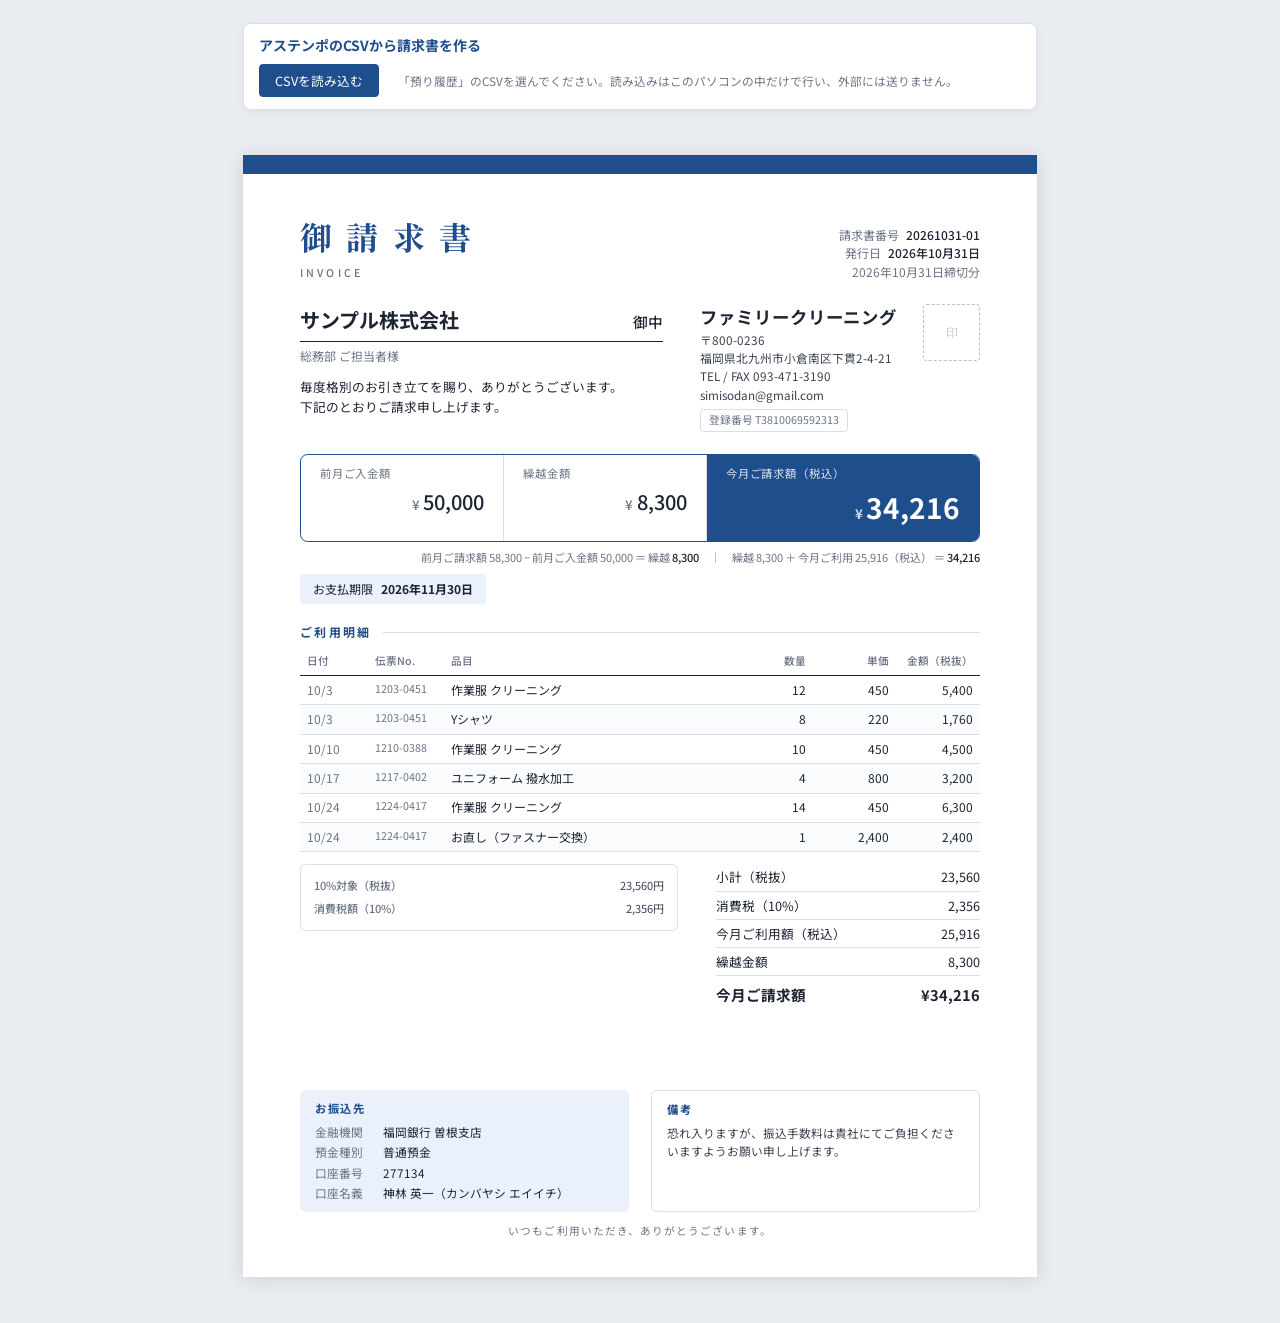
<file: invoice-template/index.html>
<!doctype html>
<html lang="ja">
<head>
<meta charset="utf-8">
<meta name="viewport" content="width=device-width, initial-scale=1">
<title>御請求書｜ファミリークリーニング</title>
<link rel="preconnect" href="https://fonts.googleapis.com">
<link rel="preconnect" href="https://fonts.gstatic.com" crossorigin>
<link href="https://fonts.googleapis.com/css2?family=Noto+Sans+JP:wght@400;500;700&family=Noto+Serif+JP:wght@500;700&display=swap" rel="stylesheet">
<style>
  /*
    会計アプリ「請求書発行」用の請求書デザイン（A4縦）
    - 中身は下の INVOICE（データ）を差し替えるだけで変わる
    - 上段に「前月ご入金額・繰越金額・今月ご請求額」を表示
  */
  :root {
    --brand: #1f4e8c;       /* 店のブルー */
    --brand-soft: #eaf1fa;
    --ink: #1d2433;
    --muted: #6b7486;
    --line: #d9dee7;
    --paper: #ffffff;
  }
  * { box-sizing: border-box; }
  html, body { margin: 0; background: #e9ecf1; color: var(--ink); }
  body {
    font-family: "Noto Sans JP", "Hiragino Sans", "Yu Gothic", "IPAGothic", sans-serif;
    font-size: 10pt; line-height: 1.55;
    -webkit-print-color-adjust: exact; print-color-adjust: exact;
  }
  .sheet {
    width: 210mm; min-height: 297mm; margin: 12mm auto; background: var(--paper);
    padding: 13mm 15mm 10mm; position: relative;
    box-shadow: 0 2px 18px rgba(20, 30, 50, .12);
    display: flex; flex-direction: column;
  }
  .sheet > * { flex-shrink: 0; }
  .sheet::before { /* 上端のブルーの帯 */
    content: ""; position: absolute; left: 0; right: 0; top: 0; height: 5mm; background: var(--brand);
  }
  .num { font-variant-numeric: tabular-nums; font-feature-settings: "tnum"; }

  /* ── 見出し ── */
  .head { display: flex; justify-content: space-between; align-items: flex-end; margin-top: 2mm; }
  .title {
    font-family: "Noto Serif JP", serif; font-weight: 700; font-size: 24pt;
    letter-spacing: .45em; margin: 0; color: var(--brand);
  }
  .title small { display: block; font-family: "Noto Sans JP", sans-serif; font-size: 8pt;
    letter-spacing: .3em; color: var(--muted); font-weight: 500; margin-top: 1mm; }
  .meta { text-align: right; font-size: 9pt; color: var(--muted); }
  .meta b { color: var(--ink); font-weight: 500; margin-left: 2mm; }

  /* ── 宛先と発行元 ── */
  .parties { display: grid; grid-template-columns: 1fr 74mm; gap: 10mm; margin-top: 6mm; }
  .to-name { font-size: 15pt; font-weight: 700; border-bottom: 1.5px solid var(--ink);
    padding-bottom: 1.5mm; display: flex; justify-content: space-between; align-items: baseline; }
  .to-name span { font-size: 11pt; font-weight: 500; }
  .to-sub { color: var(--muted); font-size: 9pt; margin-top: 1.5mm; }
  .greeting { margin: 3mm 0 0; font-size: 9.5pt; }
  .from { font-size: 8.8pt; color: #3a4252; position: relative; }
  .from .shop { font-size: 13pt; font-weight: 700; color: var(--ink); letter-spacing: .05em; }
  .from .reg { display: inline-block; margin-top: 1.5mm; padding: .5mm 2mm; border: 1px solid var(--line);
    border-radius: 1mm; font-size: 8pt; color: var(--muted); }
  .seal { position: absolute; right: 0; top: 0; width: 15mm; height: 15mm; border: 1px dashed #b9c0cc;
    color: #b9c0cc; border-radius: 1mm; display: grid; place-items: center; font-family: "Noto Serif JP", serif;
    font-size: 9pt; }

  /* ── 上段：前月ご入金額・繰越金額・今月ご請求額 ── */
  .summary { margin-top: 6mm; display: grid; grid-template-columns: 1fr 1fr 1.35fr; border: 1.5px solid var(--brand); border-radius: 2mm; overflow: hidden; }
  .summary > div { padding: 2.5mm 5mm 3mm; }
  .summary > div + div { border-left: 1px solid var(--line); }
  .summary .label { font-size: 8.5pt; color: var(--muted); letter-spacing: .08em; }
  .summary .value { font-size: 15pt; font-weight: 500; margin-top: 1mm; text-align: right; }
  .summary .value::before { content: "¥"; font-size: 10pt; margin-right: 1mm; color: var(--muted); }
  .summary .total { background: var(--brand); color: #fff; }
  .summary .total .label { color: rgba(255,255,255,.85); }
  .summary .total .value { font-size: 21pt; font-weight: 700; }
  .summary .total .value::before { color: rgba(255,255,255,.8); }
  .summary .total .note { font-size: 7.5pt; text-align: right; color: rgba(255,255,255,.8); }
  .calc { margin-top: 2mm; font-size: 8.3pt; color: var(--muted); text-align: right; }
  .calc b { color: var(--ink); font-weight: 500; }

  .due { margin-top: 2mm; display: flex; gap: 6mm; font-size: 9pt; }
  .due div { background: var(--brand-soft); padding: 1.5mm 3.5mm; border-radius: 1mm; }
  .due b { margin-left: 2mm; }

  /* ── 明細 ── */
  h2.sec { font-size: 9pt; letter-spacing: .2em; color: var(--brand); margin: 5mm 0 1.5mm; font-weight: 700;
    display: flex; align-items: center; gap: 3mm; }
  h2.sec::after { content: ""; flex: 1; height: 1px; background: var(--line); }
  table.items { width: 100%; border-collapse: collapse; font-size: 9pt; }
  .items th { font-weight: 500; font-size: 8pt; color: var(--muted); text-align: left; padding: 1.5mm 2mm;
    border-bottom: 1.5px solid var(--ink); white-space: nowrap; }
  .items td { padding: 1.3mm 2mm; border-bottom: 1px solid var(--line); vertical-align: top; }
  .items tbody tr:nth-child(even) td { background: #fafbfd; }
  .items .r { text-align: right; }
  .items .c { text-align: center; }
  .items .date { width: 18mm; white-space: nowrap; color: var(--muted); }
  .items .slip { width: 20mm; white-space: nowrap; color: var(--muted); font-size: 8pt; }
  .items .qty { width: 12mm; }
  .items .price, .items .amt { width: 22mm; }
  .items .reduced { font-size: 7.5pt; color: #c0392b; margin-left: 1mm; }

  /* ── 合計と税率ごとの内訳（インボイス） ── */
  .totals { display: grid; grid-template-columns: 1fr 70mm; gap: 10mm; margin-top: 3mm; align-items: start; }
  .taxbox { font-size: 8.3pt; color: #3a4252; border: 1px solid var(--line); border-radius: 1.5mm; padding: 2.5mm 3.5mm; }
  .taxbox table { width: 100%; border-collapse: collapse; }
  .taxbox th { font-weight: 500; color: var(--muted); text-align: left; padding: .8mm 0; }
  .taxbox td { text-align: right; padding: .8mm 0; }
  .sum { width: 100%; border-collapse: collapse; font-size: 9.5pt; }
  .sum td { padding: 1mm 0; border-bottom: 1px solid var(--line); }
  .sum td:last-child { text-align: right; }
  .sum tr.grand td { border-bottom: 0; border-top: 1.5px solid var(--ink); font-weight: 700; font-size: 11pt; padding-top: 2mm; }

  /* ── 振込先・備考 ── */
  .bottom { margin-top: auto; padding-top: 6mm; display: grid; grid-template-columns: 1fr 1fr; gap: 6mm; }
  .card { border-radius: 1.5mm; padding: 2.5mm 4mm; font-size: 8.8pt; }
  .bank { background: var(--brand-soft); }
  .card h3 { margin: 0 0 1.5mm; font-size: 8.5pt; letter-spacing: .15em; color: var(--brand); }
  .bank dl { margin: 0; display: grid; grid-template-columns: 18mm 1fr; row-gap: .6mm; }
  .bank dt { color: var(--muted); }
  .bank dd { margin: 0; }
  .memo { border: 1px solid var(--line); color: #3a4252; white-space: pre-wrap; }
  .foot { margin-top: 3mm; text-align: center; font-size: 8pt; color: var(--muted); letter-spacing: .1em; }

  @page { size: A4 portrait; margin: 8mm 0; }
  @media print {
    html, body { background: #fff; }
    .sheet { margin: 0; box-shadow: none; width: 210mm; min-height: 0; padding-top: 8mm; padding-bottom: 0; }
    .sheet::before { display: none; }
    .head { border-top: 1.2mm solid var(--brand); padding-top: 4mm; }
    .bottom { margin-top: 0; }
    .bottom, .totals { break-inside: avoid; }
    .items tr { break-inside: avoid; }
    /* 1枚に明細を多く収めるため、印刷では行と余白を少し詰める */
    .items td { padding: .55mm 2mm; line-height: 1.35; }
    .parties, .summary { margin-top: 4mm; }
    h2.sec { margin-top: 3.5mm; }
    .bottom { padding-top: 4mm; }
  }
  @media screen and (max-width: 820px) { /* スマホで見るとき（印刷には影響なし） */
    .sheet { zoom: .46; margin: 4mm auto; }
  }

  /* ── CSV読込の操作パネル（画面だけ。印刷には出ない） ── */
  .tools { max-width: 210mm; margin: 6mm auto 0; background: #fff; border: 1px solid var(--line); border-radius: 2mm;
    padding: 3mm 4mm; font-size: 9.5pt; box-shadow: 0 2px 10px rgba(20, 30, 50, .06); }
  .tools h2 { margin: 0 0 2mm; font-size: 10.5pt; color: var(--brand); }
  .tools .row { display: flex; flex-wrap: wrap; gap: 2mm 5mm; align-items: center; margin-top: 2mm; }
  .tools label { display: inline-flex; align-items: center; gap: 1.5mm; }
  .tools input[type=number], .tools input[type=text], .tools select { font: inherit; padding: 1mm 2mm;
    border: 1px solid var(--line); border-radius: 1mm; }
  .tools input[type=number] { width: 30mm; text-align: right; }
  .tools input.wide { width: 60mm; }
  .tools .btn { font: inherit; padding: 1.5mm 4mm; border-radius: 1mm; border: 1px solid var(--brand);
    background: var(--brand); color: #fff; cursor: pointer; }
  .tools .btn.sub { background: #fff; color: var(--brand); }
  .tools .status { color: var(--muted); font-size: 8.8pt; }
  .tools .status.err { color: #c0392b; }
  .tools .note { color: var(--muted); font-size: 8.3pt; margin-top: 2mm; }
  .tools [hidden] { display: none !important; }
  @media print { .tools { display: none; } }
</style>
</head>
<body>
<div class="tools" id="tools">
  <h2>アステンポのCSVから請求書を作る</h2>
  <div class="row">
    <label class="btn">CSVを読み込む<input type="file" id="csvFile" accept=".csv,text/csv" hidden></label>
    <span class="status" id="csvStatus">「預り履歴」のCSVを選んでください。読み込みはこのパソコンの中だけで行い、外部には送りません。</span>
  </div>
  <div id="csvForm" hidden>
    <div class="row">
      <label>請求する月 <select id="fMonth"></select></label>
      <label>金額の扱い <select id="fTax"><option value="out">CSVの金額は税抜（10%を足す）</option><option value="in">CSVの金額は税込</option></select></label>
    </div>
    <div class="row">
      <label>宛名 <input type="text" id="fTo" class="wide"></label>
      <select id="fHon"><option>様</option><option>御中</option></select>
    </div>
    <div class="row">
      <label>前月ご請求額 <input type="number" id="fPrevBilled" value="0" step="1"></label>
      <label>前月ご入金額 <input type="number" id="fPrevPaid" value="0" step="1"></label>
      <button type="button" class="btn sub" id="btnPrint">印刷・PDF保存</button>
    </div>
    <div class="note">前月ご請求額と前月ご入金額はCSVに入っていないため、手で入力してください。</div>
  </div>
</div>
<div class="sheet" id="invoice"></div>

<script>
/* ===== 差し替えるデータ（会計アプリから渡す／CSV読込で上書き） ===== */
var INVOICE = {
  title: "御請求書",
  number: "20261031-01",
  issueDate: "2026-10-31",
  closingLabel: "2026年10月31日締切分",
  dueDate: "2026-11-30",
  to: { name: "サンプル株式会社", honorific: "御中", sub: "総務部 ご担当者様" },
  shop: {
    name: "ファミリークリーニング",
    zip: "800-0236",
    address: "福岡県北九州市小倉南区下貫2-4-21",
    tel: "093-471-3190",
    email: "simisodan@gmail.com",
    registration: "T3810069592313",
    seal: true
  },
  // 上段の3つ（前月ご請求額 − 前月ご入金額 = 繰越金額）
  previousBilled: 58300,   // 前月ご請求額
  previousPaid: 50000,     // 前月ご入金額
  // 明細（アステンポ CSV から）。price は単価（taxIncluded が true なら税込、false なら税抜）
  taxIncluded: false,
  items: [
    { date: "2026-10-03", slip: "1203-0451", name: "作業服 クリーニング", qty: 12, price: 450 },
    { date: "2026-10-03", slip: "1203-0451", name: "Yシャツ", qty: 8, price: 220 },
    { date: "2026-10-10", slip: "1210-0388", name: "作業服 クリーニング", qty: 10, price: 450 },
    { date: "2026-10-17", slip: "1217-0402", name: "ユニフォーム 撥水加工", qty: 4, price: 800 },
    { date: "2026-10-24", slip: "1224-0417", name: "作業服 クリーニング", qty: 14, price: 450 },
    { date: "2026-10-24", slip: "1224-0417", name: "お直し（ファスナー交換）", qty: 1, price: 2400 }
  ],
  taxRate: 0.10,
  bank: { name: "福岡銀行 曽根支店", type: "普通預金", number: "277134", holder: "神林 英一（カンバヤシ エイイチ）" },
  memo: "恐れ入りますが、振込手数料は貴社にてご負担くださいますようお願い申し上げます。"
};
/* ================================================ */

var yen = function (n) { return Math.round(n).toLocaleString("ja-JP"); };
var esc = function (s) { return String(s == null ? "" : s).replace(/[&<>"']/g, function (c) {
  return { "&": "&amp;", "<": "&lt;", ">": "&gt;", '"': "&quot;", "'": "&#39;" }[c]; }); };
var jdate = function (iso) { var p = iso.split("-"); return p[0] + "年" + Number(p[1]) + "月" + Number(p[2]) + "日"; };
var mdate = function (iso) { var p = iso.split("-"); return Number(p[1]) + "/" + Number(p[2]); };

// 金額の計算（税込・税抜どちらの明細にも対応。消費税は円未満切り捨て）
function calcInvoice(d) {
  var ratePct = Math.round(d.taxRate * 100);
  var itemsTotal = d.items.reduce(function (s, it) { return s + it.qty * it.price; }, 0);
  var subtotal, tax, thisMonth;
  if (d.taxIncluded) {            // 明細が税込：合計はそのまま、消費税は内訳として逆算
    thisMonth = itemsTotal;
    tax = Math.floor(itemsTotal * ratePct / (100 + ratePct));
    subtotal = itemsTotal - tax;
  } else {                        // 明細が税抜：10%を足す
    subtotal = itemsTotal;
    tax = Math.floor(itemsTotal * ratePct / 100);
    thisMonth = subtotal + tax;
  }
  var carryOver = d.previousBilled - d.previousPaid;     // 繰越金額
  return { ratePct: ratePct, subtotal: subtotal, tax: tax, thisMonth: thisMonth,
    carryOver: carryOver, billing: carryOver + thisMonth };   // 今月ご請求額
}

function render(d) {
  var c = calcInvoice(d);
  var ratePct = c.ratePct, subtotal = c.subtotal, tax = c.tax, thisMonth = c.thisMonth,
    carryOver = c.carryOver, billing = c.billing;
  var amtLabel = d.taxIncluded ? "金額（税込）" : "金額（税抜）";

  var rows = d.items.map(function (it) {
    return "<tr><td class='date num'>" + mdate(it.date) + "</td><td class='slip num'>" + esc(it.slip) +
      "</td><td>" + esc(it.name) + "</td><td class='r num qty'>" + it.qty +
      "</td><td class='r num price'>" + yen(it.price) + "</td><td class='r num amt'>" + yen(it.qty * it.price) + "</td></tr>";
  }).join("");
  if (!rows) rows = "<tr><td colspan='6' class='c'>この月のご利用はありません</td></tr>";

  var taxRows = d.taxIncluded
    ? "<tr><th>" + ratePct + "%対象（税込）</th><td class='num'>" + yen(thisMonth) + "円</td></tr>" +
      "<tr><th>うち消費税額（" + ratePct + "%）</th><td class='num'>" + yen(tax) + "円</td></tr>"
    : "<tr><th>" + ratePct + "%対象（税抜）</th><td class='num'>" + yen(subtotal) + "円</td></tr>" +
      "<tr><th>消費税額（" + ratePct + "%）</th><td class='num'>" + yen(tax) + "円</td></tr>";
  var sumRows = d.taxIncluded
    ? "<tr><td>今月ご利用額（税込）</td><td>" + yen(thisMonth) + "</td></tr>" +
      "<tr><td>（うち消費税" + ratePct + "%）</td><td>" + yen(tax) + "</td></tr>"
    : "<tr><td>小計（税抜）</td><td>" + yen(subtotal) + "</td></tr>" +
      "<tr><td>消費税（" + ratePct + "%）</td><td>" + yen(tax) + "</td></tr>" +
      "<tr><td>今月ご利用額（税込）</td><td>" + yen(thisMonth) + "</td></tr>";

  var s = d.shop;
  document.getElementById("invoice").innerHTML =
    "<header class='head'><h1 class='title'>" + esc(d.title) + "<small>INVOICE</small></h1>" +
      "<div class='meta'><div>請求書番号<b class='num'>" + esc(d.number) + "</b></div>" +
      "<div>発行日<b>" + jdate(d.issueDate) + "</b></div><div>" + esc(d.closingLabel) + "</div></div></header>" +

    "<section class='parties'><div>" +
      "<div class='to-name'>" + esc(d.to.name) + "<span>" + esc(d.to.honorific) + "</span></div>" +
      (d.to.sub ? "<div class='to-sub'>" + esc(d.to.sub) + "</div>" : "") +
      "<p class='greeting'>毎度格別のお引き立てを賜り、ありがとうございます。<br>下記のとおりご請求申し上げます。</p></div>" +
      "<div class='from'>" + (s.seal ? "<div class='seal'>印</div>" : "") +
        "<div class='shop'>" + esc(s.name) + "</div>〒" + esc(s.zip) + "<br>" + esc(s.address) +
        "<br>TEL / FAX " + esc(s.tel) + "<br>" + esc(s.email) +
        "<br><span class='reg'>登録番号 " + esc(s.registration) + "</span></div></section>" +

    "<section class='summary'>" +
      "<div><div class='label'>前月ご入金額</div><div class='value num'>" + yen(d.previousPaid) + "</div></div>" +
      "<div><div class='label'>繰越金額</div><div class='value num'>" + yen(carryOver) + "</div></div>" +
      "<div class='total'><div class='label'>今月ご請求額（税込）</div><div class='value num'>" + yen(billing) + "</div></div>" +
    "</section>" +
    "<div class='calc num'>前月ご請求額 " + yen(d.previousBilled) + " − 前月ご入金額 " + yen(d.previousPaid) +
      " ＝ 繰越 <b>" + yen(carryOver) + "</b>　｜　繰越 " + yen(carryOver) + " ＋ 今月ご利用 " + yen(thisMonth) +
      "（税込） ＝ <b>" + yen(billing) + "</b></div>" +
    "<div class='due'><div>お支払期限<b>" + jdate(d.dueDate) + "</b></div></div>" +

    "<h2 class='sec'>ご利用明細</h2>" +
    "<table class='items'><thead><tr><th class='date'>日付</th><th class='slip'>" + esc(d.slipLabel || "伝票No.") + "</th><th>品目</th>" +
      "<th class='r'>数量</th><th class='r'>単価</th><th class='r'>" + amtLabel + "</th></tr></thead><tbody>" + rows + "</tbody></table>" +

    "<section class='totals'><div class='taxbox'><table>" + taxRows + "</table></div>" +
      "<table class='sum num'>" + sumRows +
      "<tr><td>繰越金額</td><td>" + yen(carryOver) + "</td></tr>" +
      "<tr class='grand'><td>今月ご請求額</td><td>¥" + yen(billing) + "</td></tr></table></section>" +

    "<section class='bottom'><div class='card bank'><h3>お振込先</h3><dl>" +
      "<dt>金融機関</dt><dd>" + esc(d.bank.name) + "</dd><dt>預金種別</dt><dd>" + esc(d.bank.type) +
      "</dd><dt>口座番号</dt><dd class='num'>" + esc(d.bank.number) + "</dd><dt>口座名義</dt><dd>" + esc(d.bank.holder) +
      "</dd></dl></div><div class='card memo'><h3>備考</h3>" + esc(d.memo) + "</div></section>" +
    "<div class='foot'>いつもご利用いただき、ありがとうございます。</div>";
}

/* ===== アステンポ「預り履歴」CSV の読み込み（ブラウザの中だけで処理し、外部には送らない） ===== */

// CSV を行・列に分ける（ダブルクォート内の改行・カンマ・"" に対応）
function parseCsv(text) {
  var rows = [], row = [], field = "", q = false, i, ch;
  for (i = 0; i < text.length; i++) {
    ch = text[i];
    if (q) {
      if (ch === '"') { if (text[i + 1] === '"') { field += '"'; i++; } else q = false; }
      else field += ch;
    } else if (ch === '"') q = true;
    else if (ch === ",") { row.push(field); field = ""; }
    else if (ch === "\n" || ch === "\r") {
      if (ch === "\r" && text[i + 1] === "\n") i++;
      row.push(field); rows.push(row); row = []; field = "";
    } else field += ch;
  }
  if (field !== "" || row.length) { row.push(field); rows.push(row); }
  return rows;
}

// 文字コード：UTF-8 として正しく読めなければ Shift_JIS（アステンポの標準）として読む
function decodeCsv(buf) {
  try { return new TextDecoder("utf-8", { fatal: true }).decode(buf).replace(/^﻿/, ""); }
  catch (e) { return new TextDecoder("shift_jis").decode(buf); }
}

// 「000106：カジュアル立体」→「カジュアル立体」
// 半角カナ（ｸﾘｰﾆﾝｸﾞ）も全角にそろえる
var stripCode = function (v) { var t = String(v || "").replace(/^\s*\d+\s*[：:]\s*/, "").trim();
  return t.normalize ? t.normalize("NFKC") : t; };

// 預り履歴 CSV → { customerCode, customerName, items[] }
function readAzukari(text) {
  var rows = parseCsv(text);
  var h = -1, i;
  for (i = 0; i < rows.length; i++) {
    if (rows[i].indexOf("売上日") >= 0 && rows[i].indexOf("金額") >= 0) { h = i; break; }
  }
  if (h < 0) throw new Error("「売上日」「金額」の見出しが見つかりません。アステンポの「預り履歴」のCSVか確認してください。");
  var head = rows[h], col = function (name) { return head.indexOf(name); };
  var cDate = col("売上日"), cTag = col("タグ"), cName = col("商品"), cAdd = col("付加価値"), cAmt = col("金額");
  var info = rows.slice(0, h).map(function (r) { return r.join(","); }).join("\n");
  var m = info.match(/顧客コード：\[\s*([^\]]*?)\s*\]/), n = info.match(/顧客名：\[\s*([^\]]*?)\s*\]/);
  var items = [];
  for (i = h + 1; i < rows.length; i++) {
    var r = rows[i];
    if (r.length < head.length || !/^\d{4}-\d{2}-\d{2}$/.test(r[cDate] || "")) continue;
    var amt = Number(String(r[cAmt]).replace(/[,，円¥\s]/g, ""));
    if (!isFinite(amt)) throw new Error((i + 1) + "行目の金額「" + r[cAmt] + "」が数字ではありません。");
    // 付加価値のうち料金のあるもの（例「0026：シルク　950円」）を品目に添える。金額にはすでに含まれている
    var adds = cAdd < 0 ? [] : String(r[cAdd]).split(/\r?\n/).map(function (a) {
      var mm = a.match(/^\s*\d+\s*[：:]\s*(.+?)\s+([\d,]+)円\s*$/);
      return mm && Number(mm[2].replace(/,/g, "")) > 0 ? stripCode(a).replace(/\s+([\d,]+)円\s*$/, "") : null;
    }).filter(Boolean);
    items.push({ date: r[cDate], slip: cTag < 0 ? "" : r[cTag], qty: 1, price: amt,
      name: stripCode(r[cName]) + (adds.length ? "（" + adds.join("・") + "）" : "") });
  }
  return { customerCode: m ? m[1] : "", customerName: n ? n[1] : "", items: items };
}

var pad = function (n) { return (n < 10 ? "0" : "") + n; };
var lastDay = function (y, mo) { return new Date(y, mo, 0).getDate(); };   // mo は 1〜12

var CSV = null;   // 読み込んだCSV

function applyCsv() {
  var ym = document.getElementById("fMonth").value, y = Number(ym.slice(0, 4)), mo = Number(ym.slice(5, 7));
  var d = INVOICE, ny = mo === 12 ? y + 1 : y, nm = mo === 12 ? 1 : mo + 1;
  d.items = CSV.items.filter(function (it) { return it.date.slice(0, 7) === ym; })
    .sort(function (a, b) { return a.date < b.date ? -1 : a.date > b.date ? 1 : 0; });   // 同じ日はCSVの順のまま
  d.taxIncluded = document.getElementById("fTax").value === "in";
  d.slipLabel = "タグ";
  d.previousBilled = Number(document.getElementById("fPrevBilled").value) || 0;
  d.previousPaid = Number(document.getElementById("fPrevPaid").value) || 0;
  d.to = { name: document.getElementById("fTo").value, honorific: document.getElementById("fHon").value, sub: "" };
  d.issueDate = y + "-" + pad(mo) + "-" + pad(lastDay(y, mo));
  d.closingLabel = y + "年" + mo + "月" + lastDay(y, mo) + "日締切分";
  d.dueDate = ny + "-" + pad(nm) + "-" + pad(lastDay(ny, nm));
  d.number = y + pad(mo) + (CSV.customerCode ? "-" + CSV.customerCode.slice(-4) : "");
  render(d);
  var c = calcInvoice(d);
  setStatus(CSV.fileName + "：" + y + "年" + mo + "月分 " + d.items.length + "件・今月ご利用額 " + yen(c.thisMonth) + "円");
}

function setStatus(msg, isErr) {
  var el = document.getElementById("csvStatus");
  el.textContent = msg; el.className = "status" + (isErr ? " err" : "");
}

document.getElementById("csvFile").addEventListener("change", function (e) {
  var f = e.target.files[0];
  if (!f) return;
  f.arrayBuffer().then(function (buf) {
    var data = readAzukari(decodeCsv(buf));
    if (!data.items.length) throw new Error("明細が1件もありませんでした。");
    data.fileName = f.name;
    CSV = data;
    // 月の一覧（新しい順）。初期値は先月（なければいちばん新しい月）
    var months = {}, now = new Date(), prev = new Date(now.getFullYear(), now.getMonth() - 1, 1);
    data.items.forEach(function (it) { months[it.date.slice(0, 7)] = true; });
    var list = Object.keys(months).sort().reverse(), def = prev.getFullYear() + "-" + pad(prev.getMonth() + 1);
    document.getElementById("fMonth").innerHTML = list.map(function (ym) {
      return "<option value='" + ym + "'" + (ym === (months[def] ? def : list[0]) ? " selected" : "") + ">" +
        Number(ym.slice(0, 4)) + "年" + Number(ym.slice(5, 7)) + "月</option>"; }).join("");
    var name = data.customerName.normalize ? data.customerName.normalize("NFKC") : data.customerName;
    document.getElementById("fTo").value = name;
    document.getElementById("csvForm").hidden = false;
    applyCsv();
  }).catch(function (err) { setStatus("読み込めませんでした：" + err.message, true); });
  e.target.value = "";
});
["fMonth", "fTax", "fTo", "fHon", "fPrevBilled", "fPrevPaid"].forEach(function (id) {
  var el = document.getElementById(id);
  el.addEventListener(el.tagName === "SELECT" ? "change" : "input", function () { if (CSV) applyCsv(); });
});
document.getElementById("btnPrint").addEventListener("click", function () { window.print(); });

render(INVOICE);
</script>
</body>
</html>
</file>
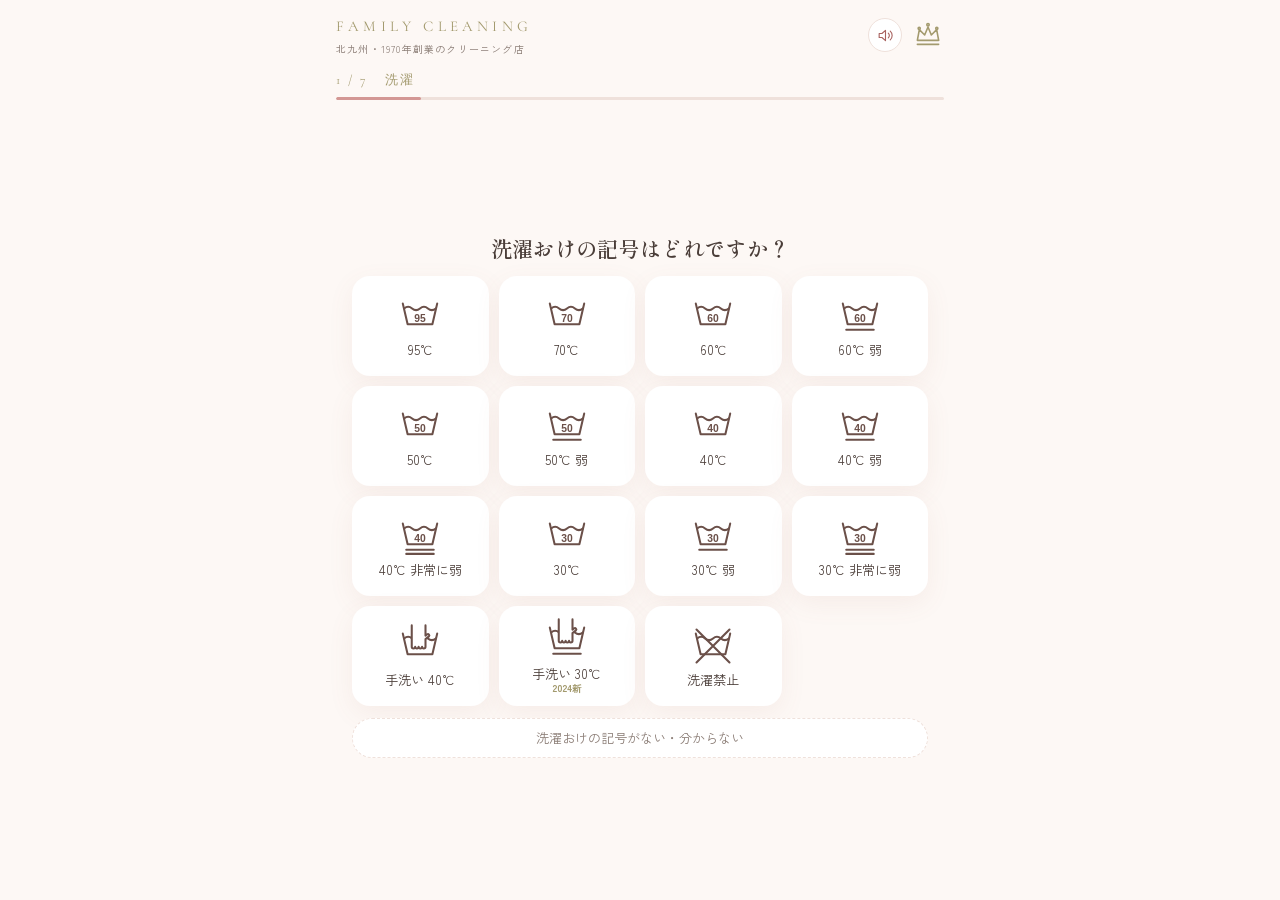
<file: sentaku-checker/index.html>
<!doctype html>
<html lang="ja">
<head>
<meta charset="utf-8">
<meta name="viewport" content="width=device-width, initial-scale=1, viewport-fit=cover">
<title>洗濯表示チェッカー｜ファミリークリーニング</title>
<meta name="description" content="衣類のタグにある洗濯表示の記号を選ぶだけで、家で洗えるか・どう洗うかが分かります。北九州のファミリークリーニングが提供しています。">
<!-- SNSでURLを貼ったときのカード表示（画像なし。HTML1ファイルで完結させるため） -->
<link rel="canonical" href="https://familycleaning.jp/sentaku-checker/">
<meta property="og:type" content="website">
<meta property="og:site_name" content="ファミリークリーニング（北九州）">
<meta property="og:title" content="その洋服、洗える？｜洗濯表示チェッカー">
<meta property="og:description" content="タグにある洗濯表示の記号を選ぶだけで、家で洗えるか・どう洗うかが分かります。北九州のファミリークリーニングが提供しています。">
<meta property="og:url" content="https://familycleaning.jp/sentaku-checker/">
<meta property="og:locale" content="ja_JP">
<meta name="twitter:card" content="summary">
<meta name="twitter:title" content="その洋服、洗える？｜洗濯表示チェッカー">
<meta name="twitter:description" content="タグにある洗濯表示の記号を選ぶだけで、家で洗えるか・どう洗うかが分かります。">
<link rel="preconnect" href="https://fonts.googleapis.com"><link rel="preconnect" href="https://fonts.gstatic.com" crossorigin>
<link href="https://fonts.googleapis.com/css2?family=Cormorant+Garamond:ital,wght@0,500;0,600;1,500&family=Shippori+Mincho:wght@500;600;700&family=Zen+Kaku+Gothic+New:wght@400;700&display=swap" rel="stylesheet">
<style>
/* ==========================================================
   色の設定（ライト／ダーク）
   ========================================================== */
:root {
  --bg: #fdf8f5;
  --card: #ffffff;
  --ink: #4a3d38;
  --ink-sub: #8b7d76;
  --line: #efe1db;
  --accent: #c88581;
  --accent-fg: #a8625f;
  --accent-ink: #ffffff;
  --accent2: #a39a6e;
  --accent2-ink: #ffffff;
  --accent3: #6f9a84;
  --accent3-ink: #ffffff;
  --sel-bg: #fbf1ee;
  --sel-line: #d39794;
  --ok: #4f7462;
  --ok-bg: #e3ede6;
  --warn: #8a6a2e;
  --warn-bg: #fbf3e4;
  --pro: #a8625f;
  --pro-bg: #f8e9e6;
  --sym-bg: #ffffff;
  --shadow: 0 8px 26px rgba(168,98,95,.08);
  --gold: #a39a6e;
  --rose: #d39794;
  --font-serif: "Shippori Mincho", "Hiragino Mincho ProN", "Yu Mincho", serif;
  --serif-en: "Cormorant Garamond", "Times New Roman", serif;
  color-scheme: light;
}

/* ==========================================================
   基本
   ========================================================== */
* { box-sizing: border-box; }
html, body { height: 100%; }
html { -webkit-text-size-adjust: 100%; scroll-behavior: smooth; scroll-padding-top: 64px; }
body {
  margin: 0;
  background: var(--bg);
  color: var(--ink);
  font-family: -apple-system, BlinkMacSystemFont, "Hiragino Sans", "Hiragino Kaku Gothic ProN", "Noto Sans JP", "Yu Gothic UI", Meiryo, sans-serif;
  font-size: 16px;
  line-height: 1.7;
}
.wrap { max-width: 640px; margin: 0 auto; padding: 0 16px; }
a { color: var(--accent-fg); }
button { font: inherit; color: inherit; }

/* 1画面1問の骨組み。min-height（heightではない）なので、通常はスクロールなしで収まり、
   文字拡大などで内容が増えたときは枠を広げて縦スクロールできる（overflowは切らない） */
.step-shell { min-height: 100vh; min-height: 100dvh; display: flex; flex-direction: column; }
.step-shell > header.top { flex: 0 0 auto; }
.step-main {
  flex: 1 1 auto; min-height: 0;
  display: flex; flex-direction: column; justify-content: center; gap: 10px;
  padding: 4px 16px;
}
.step-footer { flex: 0 0 auto; padding: 8px 16px calc(8px + env(safe-area-inset-bottom)); }
.step-q { font-family: var(--font-serif); font-size: 17px; margin: 0; text-align: center; }

.result-main { padding-bottom: 8px; }

/* 最初のタイトル画面（どーんと出して、すぐ1問目へ） */
.splash {
  position: fixed; inset: 0; z-index: 50;
  display: flex; flex-direction: column; align-items: center; justify-content: center;
  background: var(--bg); color: var(--ink); text-align: center; padding: 16px;
  animation: splash-out .35s ease 1.45s forwards;
}
.splash-band { position: absolute; top: 0; left: 0; right: 0; height: 10px; background: var(--accent); }
.splash-in { animation: splash-pop .55s cubic-bezier(.2, 1.4, .4, 1) both; }
.splash-lead { font-family: var(--font-serif); font-size: 22px; margin: 0; letter-spacing: .08em; }
.splash-big { font-family: var(--font-serif); font-size: 64px; font-weight: 800; line-height: 1.15; margin: 2px 0 14px; color: var(--splash-big, var(--accent)); }
.splash-sub { display: inline-block; font-size: 17px; font-weight: 700; letter-spacing: .12em; margin: 0; padding: 4px 14px; border-top: 2px solid var(--accent2); border-bottom: 2px solid var(--accent2); }
.splash-brand { position: absolute; bottom: calc(24px + env(safe-area-inset-bottom)); left: 0; right: 0; font-size: 13px; color: var(--ink-sub); margin: 0; letter-spacing: .05em; }
@keyframes splash-pop { from { opacity: 0; transform: scale(.6); } to { opacity: 1; transform: scale(1); } }
@keyframes splash-out { to { opacity: 0; visibility: hidden; } }
@media (prefers-reduced-motion: reduce) {
  .splash-in { animation: none; }
  .splash { animation: splash-out .01s linear 1s forwards; }
}

@keyframes noren-fade { from { opacity: 0; } to { opacity: 1; } }
.step-main, .result-main { animation: noren-fade .2s ease; }

header.top { padding: 14px 0 8px; }
.brand { font-size: 13px; color: var(--ink-sub); margin: 0; letter-spacing: .05em; }
.noren-line { height: 2px; background: var(--accent); margin: 6px 0 10px; }

/* 進み具合 */
.progress-label { font-size: 13px; color: var(--ink-sub); margin: 0 0 6px; }
.progress-bar { height: 4px; background: var(--line); border-radius: 2px; overflow: hidden; }
.progress-fill { height: 100%; background: var(--accent); }

.grid {
  display: grid; grid-template-columns: repeat(3, minmax(0, 1fr)); gap: 8px;
}
@media (min-width: 520px) { .grid { grid-template-columns: repeat(4, minmax(0, 1fr)); } }

.sym {
  display: flex; flex-direction: column; align-items: center; justify-content: center;
  min-height: 92px; padding: 8px 4px 6px;
  background: var(--sym-bg); border: 2px solid var(--line); border-radius: 6px;
  cursor: pointer; -webkit-tap-highlight-color: transparent;
  touch-action: manipulation;
}
.sym svg { width: 44px; height: 44px; color: var(--ink); flex: 0 0 auto; }
.sym .lbl { font-size: 13px; line-height: 1.25; margin-top: 4px; text-align: center; word-break: keep-all; overflow-wrap: anywhere; }
.sym[aria-pressed="true"] { border-color: var(--sel-line); background: var(--sel-bg); }
.sym[aria-pressed="true"] .lbl { font-weight: 700; }
.sym:focus-visible { outline: 3px solid var(--accent-fg); outline-offset: 2px; }
.sym.new .lbl::after { content: "2024新"; display: block; font-size: 10px; color: var(--accent-fg); font-weight: 700; }

.none-btn {
  margin-top: 2px; width: 100%;
  background: transparent; border: 1px dashed var(--line); border-radius: 4px;
  padding: 8px; font-size: 13px; color: var(--ink-sub); cursor: pointer;
  touch-action: manipulation;
}
.none-btn[aria-pressed="true"] { border-style: solid; border-color: var(--sel-line); background: var(--sel-bg); color: var(--ink); font-weight: 700; }

/* 選んだ記号の意味 */
.panel {
  background: var(--card); border: 1px solid var(--line); border-radius: 4px;
  box-shadow: var(--shadow); padding: 14px; margin: 16px 0;
}
.panel h2 { font-family: var(--font-serif); font-size: 19px; margin: 0 0 8px; }
.meanings { list-style: none; margin: 0; padding: 0; }
.meanings li { display: flex; gap: 10px; padding: 10px 0; border-top: 1px solid var(--line); }
.meanings li:first-child { border-top: 0; padding-top: 0; }
.meanings svg { width: 40px; height: 40px; flex: 0 0 40px; color: var(--ink); }
.meanings .m-cat { font-size: 12px; color: var(--ink-sub); }
.meanings .m-name { font-weight: 700; }
.meanings .m-text { font-size: 15px; }
.meanings .m-old { font-size: 12.5px; color: var(--ink-sub); margin-top: 2px; }
.empty { color: var(--ink-sub); font-size: 15px; margin: 0; }

/* 総合判定 */
.verdict { border-radius: 4px; padding: 16px; margin: 16px 0; border: 2px solid var(--line); background: var(--card); }
.verdict.ok   { border-color: var(--ok);   background: var(--ok-bg); }
.verdict.warn { border-color: var(--warn); background: var(--warn-bg); }
.verdict.pro  { border-color: var(--pro);  background: var(--pro-bg); }
.verdict .v-label { font-size: 13px; color: var(--ink-sub); margin: 0; }
.verdict .v-title { font-family: var(--font-serif); font-size: 24px; font-weight: 800; margin: 2px 0 6px; line-height: 1.3; }
.verdict.ok .v-title   { color: var(--ok); }
.verdict.warn .v-title { color: var(--warn); }
.verdict.pro .v-title  { color: var(--pro); }
.verdict ul.reasons { margin: 0 0 12px; padding-left: 1.2em; }
.verdict ul.reasons li { margin: 4px 0; }
.verdict .guide { margin: 0; font-weight: 700; }
.verdict .guide + ul.reasons { margin-top: 6px; }

.exits { display: grid; gap: 10px; margin-top: 12px; }
.exit {
  display: block; text-decoration: none; text-align: center;
  border-radius: 4px; padding: 13px 12px; font-weight: 700; font-size: 16px;
  background: var(--accent); color: var(--accent-ink);
}
.exit.sub { background: var(--card); color: var(--accent-fg); border: 2px solid var(--accent-fg); }
/* 差し色：朱色＝宅配・相談系、深緑＝洗剤の比較記事 */
.exit.accent2 { background: var(--accent2); color: var(--accent2-ink); }
.exit.accent3 { background: var(--accent3); color: var(--accent3-ink); }
.exit.sub.accent2 { background: var(--card); color: var(--accent2); border-color: var(--accent2); }
.exit small { display: block; font-weight: 400; font-size: 12.5px; opacity: .9; }
.ad-box { border: 1px solid var(--line); border-radius: 4px; padding: 10px; background: var(--card); }
.ad-note { display: inline-block; font-size: 12px; color: var(--ink-sub); border: 1px solid var(--line); border-radius: 4px; padding: 0 6px; margin-bottom: 6px; }
.ad-box .exit { margin: 0; }
.exit-lead { font-size: 13px; color: var(--ink-sub); margin: 4px 0 -4px; }

/* シェアボタン */
.share h2 { font-family: var(--font-serif); font-size: 17px; margin: 0 0 4px; }
.share-lead { font-size: 13px; color: var(--ink-sub); margin: 0 0 10px; }
.share-btns { display: grid; grid-template-columns: repeat(2, minmax(0, 1fr)); gap: 8px; }
.share-btn {
  display: block; text-align: center; text-decoration: none; cursor: pointer;
  border: 2px solid var(--accent-fg); border-radius: 4px; background: var(--card); color: var(--accent-fg);
  padding: 10px 6px; font-weight: 700; font-size: 15px; line-height: 1.3; touch-action: manipulation;
}
.share-btn.wide { grid-column: 1 / -1; }
.share-btn[hidden] { display: none; }
.share-done { font-size: 13px; color: var(--ok); margin: 8px 0 0; min-height: 1.4em; text-align: center; }

.reset {
  display: block; width: 100%; margin: 8px 0 0;
  background: transparent; border: 1px solid var(--line); border-radius: 4px;
  padding: 10px; color: var(--ink-sub); cursor: pointer;
}

footer { font-size: 12.5px; color: var(--ink-sub); padding: 8px 0 24px; }
footer p { margin: 6px 0; }

@media (prefers-reduced-motion: reduce) {
  html { scroll-behavior: auto; }
  .step-main, .result-main { animation: none; }
}

/* ==========================================================
   2026-10-26 デザイン刷新（洗剤えらびチェッカーとそろえる）
   ========================================================== */
body { font-family: "Zen Kaku Gothic New", "Hiragino Sans", "Noto Sans JP", sans-serif; letter-spacing: .02em; }
header.top { padding: 14px 0 6px; display: flex; flex-wrap: wrap; align-items: center; justify-content: space-between; }
.logo { margin: 0; font-family: var(--serif-en); font-size: 15px; letter-spacing: .28em; color: var(--gold); text-transform: uppercase; }
.logo small { display: block; font-family: "Zen Kaku Gothic New", sans-serif; font-size: 10px; letter-spacing: .12em; color: var(--ink-sub); text-transform: none; }
.crest { width: 32px; height: 32px; color: var(--gold); }
header.top .progress-label, header.top .progress-bar { flex: 0 0 100%; }
.progress-label { font-family: var(--serif-en); letter-spacing: .2em; color: var(--gold); margin: 12px 0 6px; }
.progress-bar { height: 3px; border-radius: 3px; background: var(--line); }
.progress-fill { background: var(--rose); border-radius: 3px; }
.step-q { font-size: 21px; font-weight: 600; line-height: 1.6; }
.grid { gap: 10px; }
.sym { border: 1.5px solid transparent; border-radius: 18px; box-shadow: var(--shadow); min-height: 100px; transition: transform .12s, border-color .15s, background .15s; }
.sym:active { transform: scale(.97); }
.sym svg { color: #6b5049; }
.sym[aria-pressed="true"] { border-color: var(--rose); background: var(--sel-bg); }
.sym[aria-pressed="true"] svg { color: var(--accent-fg); }
.sym.new .lbl::after { color: var(--gold); }
.none-btn { border-radius: 999px; border-color: var(--line); background: var(--card); }
.none-btn[aria-pressed="true"] { border-color: var(--rose); background: var(--sel-bg); }
button.next, .step-footer button, .step-footer a { border-radius: 999px !important; }
.panel { border: 0; border-radius: 22px; box-shadow: var(--shadow); padding: 18px 16px; }
.panel h2 { font-weight: 600; }
.verdict { border-radius: 22px; border-width: 1.5px; box-shadow: var(--shadow); padding: 20px 18px; }
.verdict .v-label { font-family: var(--serif-en); letter-spacing: .25em; text-transform: uppercase; color: var(--gold); }
.verdict .v-title { font-weight: 700; }
.exit { border-radius: 999px; padding: 14px 16px; letter-spacing: .05em; background: linear-gradient(135deg, #dba5a2, #c88581); box-shadow: 0 8px 22px rgba(200,133,129,.3); }
.exit.sub { background: var(--card); box-shadow: none; border: 1.5px solid var(--rose); color: var(--accent-fg); }
.exit.accent2 { background: linear-gradient(135deg, #b9b08a, #a39a6e); box-shadow: 0 8px 22px rgba(163,154,110,.3); }
.exit.accent3 { background: linear-gradient(135deg, #8db5a0, #6f9a84); box-shadow: 0 8px 22px rgba(111,154,132,.3); }
.exit.sub.accent2 { background: var(--card); color: var(--gold); border-color: var(--gold); box-shadow: none; }
.ad-box { border: 0; border-radius: 18px; background: var(--sel-bg); }
.ad-note { border-radius: 999px; }
.share-btn { border-radius: 999px; border-width: 1.5px; border-color: var(--rose); color: var(--accent-fg); }
.reset { border-radius: 999px; }
footer { text-align: center; }
/* 最初のタイトル画面：明るい写真の上に、英字と明朝 */
.splash { background: var(--bg) url("[data-uri]") center 70% / cover no-repeat; }
.splash::before { content: ""; position: absolute; inset: 0; background: linear-gradient(180deg, rgba(253,248,245,.94) 0%, rgba(253,248,245,.78) 45%, rgba(253,248,245,.15) 100%); }
.splash-band { display: none; }
.splash-in { position: relative; }
.splash-brand { z-index: 1; }
.splash-en { font-family: var(--serif-en); color: var(--gold); font-size: 19px; letter-spacing: .22em; white-space: nowrap; margin: 0 0 10px; text-transform: uppercase; }
.splash-lead { font-family: var(--font-serif); color: var(--ink); }
.splash-big { color: var(--ink) !important; font-weight: 700; }
.splash-sub { border-color: var(--rose); color: var(--accent-fg); }
.splash-brand { font-family: var(--serif-en); letter-spacing: .3em; color: var(--gold); text-transform: uppercase; }
.exit { border-radius: 26px; font-size: 15px; line-height: 1.5; }
.verdict.ok { border-color: #b9d3c3; }
.top-r { display: flex; align-items: center; gap: 10px; }
.snd { width: 34px; height: 34px; border-radius: 50%; border: 1px solid var(--line); background: var(--card); color: var(--accent-fg); display: flex; align-items: center; justify-content: center; padding: 0; cursor: pointer; touch-action: manipulation; }
.snd svg { width: 19px; height: 19px; }
html.snd-off .snd { color: var(--ink-sub); }
html.snd-off .snd .on, html:not(.snd-off) .snd .off { display: none; }
.verdict.warn { border-color: #ead7ae; }
.verdict.pro { border-color: #ecc9c6; }
</style>
</head>
<body>
<div class="splash" id="splash" aria-hidden="true">
  <div class="splash-band"></div>
  <div class="splash-in">
    <p class="splash-en">Care Label Checker</p>
    <p class="splash-lead">その洋服</p>
    <p class="splash-big">洗える？</p>
    <p class="splash-sub">洗濯表示 checker</p>
  </div>
  <p class="splash-brand">Family Cleaning</p>
</div>
<div id="app"></div>

<script>
/* ==========================================================
   リンク先（ここだけ差し替えればOK）
   ========================================================== */
const LINKS = {
  // 姉妹アプリ：洗剤えらびチェッカー（2026-10-26 追加）
  senzai: {
    url: 'https://familycleaning.jp/senzai-checker/',
    label: 'この服に合う洗剤を選ぶ',
  },
  // 自社の洗剤（広告表記なし）
  ownDetergent: {
    url: 'https://family929.stores.jp/',
    label: 'ファミリークリーニングの洗剤を見る',
  },
  // シミ抜き洗剤の比較記事（自社サイトの記事。「広告を含みます」の表記のみ残す）
  affiliate: {
    url: 'https://familycleaning.jp/stain-remover-comparison-utamaro-oxi-torori/',
    label: 'シミ抜き洗剤の比較記事を読む',
  },
  // 宅配クリーニングの申し込み
  takuhai: {
    url: 'https://familycleaning.jp/delivery-cleaning/',
    label: '宅配クリーニングを申し込む',
  },
  // 家庭洗濯・ドライ・ウエットのすべてが禁止の表示のときの相談窓口（公式LINE）
  consult: {
    url: 'https://page.line.me/801ktflm?oat_content=url&openQrModal=true',
    label: 'お預かりできるか、まずご相談ください',
  },
  // 漂白禁止（シミがある）ときの染み抜き相談窓口（公式LINE）
  shiminuki: {
    url: 'https://page.line.me/801ktflm?oat_content=url&openQrModal=true',
    label: 'クリーニングの相談をする',
  },
};

/* ==========================================================
   SNSでのシェア（結果画面のボタン）。公開URLが変わったらここを直す
   ========================================================== */
const SHARE = {
  url: 'https://familycleaning.jp/sentaku-checker/',
  text: 'その洋服、洗える？ タグの洗濯表示を選ぶだけで、家で洗えるか分かるチェッカー',
};

/* ==========================================================
   記号の絵（すべて自作の SVG。64×64 の座標で描く）
   ========================================================== */
const svg = (inner) =>
  `<svg viewBox="0 0 64 64" aria-hidden="true" fill="none" stroke="currentColor" stroke-width="3" stroke-linecap="round" stroke-linejoin="round">${inner}</svg>`;
const txt = (s, y, size) =>
  `<text x="32" y="${y}" text-anchor="middle" font-size="${size}" font-weight="700" font-family="Arial, Helvetica, sans-serif" fill="currentColor" stroke="none">${s}</text>`;
const dot = (x, y, r = 2.8) => `<circle cx="${x}" cy="${y}" r="${r}" fill="currentColor" stroke="none"/>`;
const CROSS = '<path d="M8 8 L56 56 M56 8 L8 56"/>';
const bars = (n, y1) =>
  (n >= 1 ? `<path d="M12 ${y1} H52"/>` : '') + (n >= 2 ? `<path d="M12 ${y1 + 6} H52"/>` : '');

const TUB = '<path d="M7 14 L14 44 H50 L57 14"/><path d="M9 21 q5.75 -5 11.5 0 t11.5 0 t11.5 0 t11.5 0"/>';
// 手洗いの記号には数字が入らない（早見表どおり）。手をおけの中央・深めに入れる
const HAND = '<path fill="var(--sym-bg)" d="M20 2 V33 a2.5 2.5 0 0 0 5 0 a2.5 2.5 0 0 0 5 0 a2.5 2.5 0 0 0 5 0 a2.5 2.5 0 0 0 5 0 V22 l5 -4 a2 2 0 0 0 -2.6 -3 l-2.4 2 V2"/>';
const draw = {
  tub: (num, b = 0) => svg(TUB + txt(num, 40, 15) + bars(b, 52)),
  // 手洗い40℃は横線なし、手洗い30℃はおけの下に横線1本で見分ける
  hand: (b = 0) => svg(TUB + HAND + bars(b, 52)),
  tubNo: () => svg(TUB + CROSS),

  tri: () => svg('<path d="M32 7 L58 52 H6 Z"/>'),
  triOxy: () => svg('<path d="M32 7 L58 52 H6 Z"/><path d="M23 46 L32 28 M31 46 L40 28"/>'),
  triNo: () => svg('<path d="M32 7 L58 52 H6 Z"/>' + CROSS),

  tumble: (n) => svg('<rect x="8" y="8" width="48" height="48" rx="2"/><circle cx="32" cy="32" r="17"/>' +
    (n === 2 ? dot(26, 32) + dot(38, 32) : dot(32, 32))),
  tumbleNo: () => svg('<rect x="8" y="8" width="48" height="48" rx="2"/><circle cx="32" cy="32" r="17"/>' + CROSS),

  natural: (kind, shade) => {
    const lines = {
      line:  '<path d="M32 14 V50"/>',
      drip:  '<path d="M27 14 V50 M37 14 V50"/>',
      flat:  '<path d="M14 32 H50"/>',
      dflat: '<path d="M14 27 H50 M14 37 H50"/>',
    }[kind];
    return svg('<rect x="8" y="8" width="48" height="48" rx="2"/>' + lines + (shade ? '<path d="M8 22 L22 8"/>' : ''));
  },

  iron: (n, noSteam) => {
    const body = '<path d="M6 42 Q9 25 24 23 H56 V42 Z"/><path d="M28 23 Q30 11 40 11 H56 V23"/>';
    const dots = { 1: [38], 2: [32, 44], 3: [27, 38, 49] }[n].map((x) => dot(x, 33, noSteam ? 3.2 : 2.8)).join('');
    if (!noSteam) return svg(body + dots);
    // スチームなし：早見表どおり、アイロンの下に湯気の線を描いて×を重ねる。
    // 湯気を描く場所を空けるため、アイロンは少し小さくして上にずらす（線の太さは縮めた分だけ太くして見た目をそろえる）
    return svg(`<g transform="translate(4.8 -6.5) scale(0.85)" stroke-width="3.5">${body}${dots}</g>` +
      '<path d="M27 33 L28 45 M35 33 L34 45"/><path d="M20 41 a11 11 0 0 0 22 0"/><path d="M15 35 L47 61 M47 35 L15 61"/>');
  },
  ironNo: () => svg('<path d="M6 42 Q9 25 24 23 H56 V42 Z"/><path d="M28 23 Q30 11 40 11 H56 V23"/><path d="M8 6 L56 58 M56 6 L8 58"/>'),

  circle: (letter, b = 0) => svg('<circle cx="32" cy="27" r="21"/>' + txt(letter, 35, 22) + bars(b, 54)),
  circleNo: () => svg('<circle cx="32" cy="27" r="21"/><path d="M12 7 L52 47 M52 7 L12 47"/>'),
  circleLetterNo: (letter) => svg('<circle cx="32" cy="27" r="21"/>' + txt(letter, 35, 22) + '<path d="M12 7 L52 47 M52 7 L12 47"/>'),
};

/* ==========================================================
   記号データ（JIS L 0001:2024）
   level: 'pro' = プロに任せる / 'warn' = 家で洗えるが注意 / なし = 影響なし
   ========================================================== */
const OLD = '2025年8月以前に作られた衣類のタグでは';
const CATS = [
  {
    id: 'wash', name: '洗濯', hint: '洗濯おけの形の記号です。家で洗えるかは、この記号で決まります。',
    groups: [{
      id: 'wash', title: '洗い方',
      none: '洗濯おけの記号がない・分からない',
      items: [
        { id: 'w95', label: '95℃', svg: draw.tub('95'), text: '95℃までのお湯で、洗濯機でふつうに洗えます。' },
        { id: 'w70', label: '70℃', svg: draw.tub('70'), text: '70℃までのお湯で、洗濯機でふつうに洗えます。' },
        { id: 'w60', label: '60℃', svg: draw.tub('60'), text: '60℃までのお湯で、洗濯機でふつうに洗えます。' },
        { id: 'w60w', label: '60℃ 弱', svg: draw.tub('60', 1), text: '60℃までのお湯で、洗濯機の「弱」コースや「おしゃれ着」コースで洗えます。', level: 'warn', reason: '弱く洗う指定があります。洗濯ネットに入れて、「弱」コースや「おしゃれ着」コースで洗いましょう。' },
        { id: 'w50', label: '50℃', svg: draw.tub('50'), text: '50℃までのお湯で、洗濯機でふつうに洗えます。' },
        { id: 'w50w', label: '50℃ 弱', svg: draw.tub('50', 1), text: '50℃までのお湯で、洗濯機の「弱」コースや「おしゃれ着」コースで洗えます。', level: 'warn', reason: '弱く洗う指定があります。洗濯ネットに入れて、「弱」コースや「おしゃれ着」コースで洗いましょう。' },
        { id: 'w40', label: '40℃', svg: draw.tub('40'), text: '40℃までの水かお湯で、洗濯機でふつうに洗えます。' },
        { id: 'w40w', label: '40℃ 弱', svg: draw.tub('40', 1), text: '40℃までの水かお湯で、洗濯機の「弱」コースや「おしゃれ着」コースで洗えます。', level: 'warn', reason: '弱く洗う指定があります。洗濯ネットに入れて、「弱」コースや「おしゃれ着」コースで洗いましょう。' },
        { id: 'w40vw', label: '40℃ 非常に弱', svg: draw.tub('40', 2), text: '40℃までの水かお湯で、洗濯機のいちばんやさしいコース（「手洗い」コースや「ドライ」コースなど）で洗えます。※洗濯機の「ドライ」コースは水でやさしく洗うコースで、クリーニング店のドライクリーニングとは別のものです。', level: 'warn', reason: 'とても弱く洗う指定があります。洗濯ネットに入れて、いちばんやさしいコースで洗いましょう。' },
        { id: 'w30', label: '30℃', svg: draw.tub('30'), text: '30℃までの水かお湯で、洗濯機でふつうに洗えます。' },
        { id: 'w30w', label: '30℃ 弱', svg: draw.tub('30', 1), text: '30℃までの水かお湯で、洗濯機の「弱」コースや「おしゃれ着」コースで洗えます。', level: 'warn', reason: '弱く洗う指定があります。洗濯ネットに入れて、「弱」コースや「おしゃれ着」コースで洗いましょう。' },
        { id: 'w30vw', label: '30℃ 非常に弱', svg: draw.tub('30', 2), text: '30℃までの水かお湯で、洗濯機のいちばんやさしいコース（「手洗い」コースや「ドライ」コースなど）で洗えます。※洗濯機の「ドライ」コースは水でやさしく洗うコースで、クリーニング店のドライクリーニングとは別のものです。', level: 'warn', reason: 'とても弱く洗う指定があります。洗濯ネットに入れて、いちばんやさしいコースで洗いましょう。' },
        { id: 'h40', label: '手洗い 40℃', svg: draw.hand(), text: '40℃までの水かお湯で、手でやさしく洗えます（もみ洗いは避け、押し洗いなど）。', level: 'warn', reason: '手洗いの表示です。もみ洗いは避け、手でやさしく洗いましょう（押し洗いなど）。' },
        { id: 'h30', label: '手洗い 30℃', svg: draw.hand(1), isNew: true, text: '30℃までの水で、手でやさしく洗えます（もみ洗いは避け、押し洗いなど）。', level: 'warn', reason: '手洗い（30℃まで）の表示です。ぬるま湯以下の水で、もみ洗いは避け、手でやさしく洗いましょう（押し洗いなど）。' },
        { id: 'wno', label: '洗濯禁止', svg: draw.tubNo(), text: '家庭での洗濯はできません。', level: 'pro', reason: '「家庭洗濯禁止」の表示です。' },
      ],
    }],
  },
  {
    id: 'bleach', name: '漂白', hint: '三角の形の記号です。',
    groups: [{
      id: 'bleach', title: '漂白剤',
      none: 'タグにない',
      items: [
        { id: 'b_any', label: '塩素系・酸素系 OK', svg: draw.tri(), text: '塩素系・酸素系、どちらの漂白剤も使えます。' },
        { id: 'b_oxy', label: '酸素系のみ', svg: draw.triOxy(), text: '酸素系の漂白剤は使えます。塩素系は使えません。' },
        { id: 'b_no', label: '漂白禁止', svg: draw.triNo(), text: '漂白剤は使えません（酸素系・塩素系とも）。', level: 'warn', reason: '漂白剤は使えません。シミがあるときは、こすったり漂白剤を試したりせず、そのままの状態でご相談ください。時間がたつほど落ちにくくなります。色や生地を傷めずに落とせるか、染み抜きの職人が見てご案内します。' },
      ],
    }],
  },
  {
    id: 'dry', name: '乾燥', hint: '四角の形の記号です。乾燥機（丸あり）と干し方（丸なし）を1つずつ選べます。',
    groups: [
      {
        id: 'tumble', title: '乾燥機（タンブル乾燥）',
        none: 'タグにない',
        items: [
          { id: 't2', label: '乾燥機 高温', svg: draw.tumble(2), text: '乾燥機が使えます（高温設定も可。排気温度80℃まで）。' },
          { id: 't1', label: '乾燥機 低温', svg: draw.tumble(1), text: '乾燥機は低温設定で使えます（排気温度60℃まで）。' },
          { id: 'tno', label: '乾燥機禁止', svg: draw.tumbleNo(), text: '乾燥機（タンブル乾燥）は使えません。', level: 'warn', reason: '乾燥機は使えません。縮みや傷みの原因になるので、干して乾かしましょう。' },
        ],
      },
      {
        id: 'natural', title: '干し方（自然乾燥）',
        none: 'タグにない',
        items: [
          { id: 'n_line', label: 'つり干し', svg: draw.natural('line'), text: 'ハンガーなどにつるして干します。' },
          { id: 'n_line_s', label: 'つり干し 日陰', svg: draw.natural('line', true), text: '日陰で、ハンガーなどにつるして干します。', level: 'warn', reason: '日陰で干してください（日光で色あせしやすい衣類です）。' },
          { id: 'n_drip', label: 'ぬれつり干し', svg: draw.natural('drip'), text: '脱水や手絞りをせず、ぬれたままつるして干します。', level: 'warn', reason: '脱水や手絞りをせず、ぬれたままつるして干してください（しわ・型くずれ防止）。' },
          { id: 'n_drip_s', label: 'ぬれつり干し 日陰', svg: draw.natural('drip', true), text: '日陰で、脱水や手絞りをせずぬれたままつるして干します。', level: 'warn', reason: '脱水や手絞りをせず、ぬれたまま日陰でつるして干してください。' },
          { id: 'n_flat', label: '平干し', svg: draw.natural('flat'), text: '平らな場所に広げて干します。', level: 'warn', reason: '平らな場所に広げて干してください（ニットなどの伸び・型くずれ防止）。' },
          { id: 'n_flat_s', label: '平干し 日陰', svg: draw.natural('flat', true), text: '日陰で、平らな場所に広げて干します。', level: 'warn', reason: '日陰で、平らな場所に広げて干してください。' },
          { id: 'n_dflat', label: 'ぬれ平干し', svg: draw.natural('dflat'), text: '脱水や手絞りをせず、ぬれたまま平らな場所に広げて干します。', level: 'warn', reason: '脱水や手絞りをせず、ぬれたまま平らに広げて干してください。' },
          { id: 'n_dflat_s', label: 'ぬれ平干し 日陰', svg: draw.natural('dflat', true), text: '日陰で、脱水や手絞りをせずぬれたまま平らに広げて干します。', level: 'warn', reason: '脱水や手絞りをせず、ぬれたまま日陰で平らに広げて干してください。' },
        ],
      },
    ],
  },
  {
    id: 'iron', name: 'アイロン', hint: 'アイロンの形の記号です。点の数が多いほど高い温度で使えます。',
    groups: [{
      id: 'iron', title: 'アイロン',
      none: 'タグにない',
      items: [
        { id: 'i3', label: '高温 210℃', svg: draw.iron(3), text: 'アイロンは210℃まで（高温）で使えます。', old: OLD + '「200℃まで」の意味の場合があります。' },
        { id: 'i2', label: '中温 160℃', svg: draw.iron(2), text: 'アイロンは160℃まで（中温）で使えます。', old: OLD + '「150℃まで」の意味の場合があります。' },
        { id: 'i1', label: '低温 120℃', svg: draw.iron(1), text: 'アイロンは120℃まで（低温）で使えます。新しいタグではスチームも使えますが、古いタグではスチームなしの意味です。迷ったらスチームなしでかけましょう。', old: OLD + '「110℃まで・スチームなし」の意味の場合があります。' },
        { id: 'i1ns', label: '低温 120℃ スチームなし', svg: draw.iron(1, true), isNew: true, text: 'アイロンは120℃まで（低温）で、スチームを使わずにかけます。' },
        { id: 'ino', label: 'アイロン禁止', svg: draw.ironNo(), text: 'アイロンはかけられません。', level: 'warn', reason: 'アイロンはかけられません。しわが気になるときはプロにご相談ください。' },
      ],
    }],
  },
  {
    id: 'pro', name: 'クリーニング', hint: '丸の形の記号です。クリーニング店向けの表示で、家で洗えるかの判定には使いません。',
    groups: [
      {
        id: 'drycl', title: 'ドライクリーニング',
        none: 'タグにない',
        items: [
          { id: 'dP', label: 'P', svg: draw.circle('P'), text: 'パークロロエチレンや石油系などの溶剤で、ドライクリーニングができます。' },
          { id: 'dPw', label: 'P 弱', svg: draw.circle('P', 1), text: 'パークロロエチレンや石油系などの溶剤で、弱い処理のドライクリーニングができます。' },
          { id: 'dF', label: 'F', svg: draw.circle('F'), text: '石油系などの溶剤で、ドライクリーニングができます。' },
          { id: 'dFw', label: 'F 弱', svg: draw.circle('F', 1), text: '石油系などの溶剤で、弱い処理のドライクリーニングができます。' },
          { id: 'dno', label: 'ドライ禁止', svg: draw.circleNo(), text: 'ドライクリーニングはできません。' },
        ],
      },
      {
        id: 'wetcl', title: 'ウエットクリーニング',
        none: 'タグにない',
        items: [
          { id: 'wW', label: 'W', svg: draw.circle('W'), text: 'ウエットクリーニング（クリーニング店が行うプロの水洗い）ができます。' },
          { id: 'wWw', label: 'W 弱', svg: draw.circle('W', 1), text: '弱い処理のウエットクリーニング（プロの水洗い）ができます。' },
          { id: 'wWvw', label: 'W 非常に弱', svg: draw.circle('W', 2), text: '非常に弱い処理のウエットクリーニング（プロの水洗い）ができます。' },
          { id: 'wcno', label: 'ウエット禁止', svg: draw.circleLetterNo('W'), text: 'ウエットクリーニングはできません。' },
        ],
      },
    ],
  },
];

/* ==========================================================
   状態と画面の組み立て（1画面1問。CATSの順にそのまま7画面になる）
   ========================================================== */
const ITEM = {};   // id -> item
const GROUP = {};  // groupId -> { group, cat }
CATS.forEach((c) => c.groups.forEach((g) => {
  GROUP[g.id] = { group: g, cat: c };
  g.items.forEach((it) => { ITEM[it.id] = it; });
}));

const NONE = '__none__';
const state = {}; // groupId -> itemId | NONE

const $ = (s) => document.querySelector(s);

/* ==========================================================
   効果音（音ファイルは使わず、ブラウザの中でオルゴール風の小さな音を作る）。右上のボタンで消せる
   ========================================================== */
const SND_KEY = 'fc-sentaku-sound';
let soundOn = true;
try { soundOn = localStorage.getItem(SND_KEY) !== 'off'; } catch (e) { /* 何もしない */ }
let ac = null;
const audio = () => {
  if (!ac) { const C = window.AudioContext || window.webkitAudioContext; if (!C) return null; ac = new C(); }
  if (ac.state === 'suspended') ac.resume();
  return ac;
};
const bell = (freq, at = 0, len = 0.5, vol = 0.07, attack = 0.012) => {
  const c = audio(); if (!c) return;
  const t0 = c.currentTime + at;
  [[1, vol], [2.01, vol * 0.25], [3.02, vol * 0.08]].forEach(([m, v]) => {
    const o = c.createOscillator(), g = c.createGain();
    o.type = 'sine'; o.frequency.value = freq * m;
    g.gain.setValueAtTime(0.0001, t0);
    g.gain.exponentialRampToValueAtTime(v, t0 + attack);
    g.gain.exponentialRampToValueAtTime(0.0001, t0 + len);
    o.connect(g).connect(c.destination); o.start(t0); o.stop(t0 + len + 0.05);
  });
};
const NT = { C5: 523.25, D5: 587.33, E5: 659.25, G5: 783.99, A5: 880, C6: 1046.5, E6: 1318.51, G6: 1567.98, C7: 2093 };
const SOUNDS = {
  open: () => { [NT.C5, NT.E5, NT.G5, NT.C6].forEach((f, k) => bell(f, k * 0.14, 1.8, 0.035, 0.12)); bell(NT.E6, 0.62, 1.6, 0.02, 0.2); },
  select: () => { bell(NT.E6, 0, 0.35, 0.06); bell(NT.G6, 0.06, 0.45, 0.05); },
  none: () => bell(NT.A5, 0, 0.35, 0.05),
  back: () => { bell(NT.E6, 0, 0.25, 0.04); bell(NT.C6, 0.07, 0.35, 0.04); },
  start: () => { bell(NT.G5, 0, 0.5); bell(NT.C6, 0.09, 0.6); },
  ok: () => { [NT.C6, NT.E6, NT.G6, NT.C7].forEach((f, k) => bell(f, k * 0.09, 0.9, 0.055)); bell(NT.G6, 0.45, 1.2, 0.03); },
  warn: () => { [NT.C6, NT.E6, NT.G6].forEach((f, k) => bell(f, k * 0.1, 0.8, 0.05)); },
  pro: () => { bell(NT.D5, 0, 0.5, 0.05); bell(NT.A5, 0.12, 0.7, 0.04); },
};
const play = (name) => { if (!soundOn) return; try { if (SOUNDS[name]) SOUNDS[name](); } catch (e) { /* 何もしない */ } };
const paintSnd = () => {
  document.documentElement.classList.toggle('snd-off', !soundOn);
  document.querySelectorAll('.snd').forEach((b) => { b.setAttribute('aria-pressed', String(soundOn)); b.title = soundOn ? '効果音：オン' : '効果音：オフ'; });
};
document.addEventListener('click', (e) => {
  const b = e.target.closest && e.target.closest('.snd');
  if (!b) return;
  soundOn = !soundOn;
  try { localStorage.setItem(SND_KEY, soundOn ? 'on' : 'off'); } catch (e2) { /* 何もしない */ }
  paintSnd();
  if (soundOn) play('select');
});
// 開いた瞬間の音。ブラウザに止められたときは、最初に画面に触れたときに鳴らす（ボタンを押したときは、そのボタンの音を優先）
let opened = false;
const tryOpen = () => {
  if (opened || !soundOn) return;
  const c = audio(); if (!c) return;
  if (c.state === 'running') { opened = true; play('open'); }
};
try { tryOpen(); } catch (e) { /* 何もしない */ }
setTimeout(() => { try { tryOpen(); } catch (e) { /* 何もしない */ } }, 300);
const firstTouch = (e) => {
  document.removeEventListener('pointerdown', firstTouch, true);
  document.removeEventListener('keydown', firstTouch, true);
  if (opened) return;
  opened = true;
  if (e.target && e.target.closest && e.target.closest('button, a')) return;
  play('open');
};
document.addEventListener('pointerdown', firstTouch, true);
document.addEventListener('keydown', firstTouch, true);
const esc = (s) => String(s).replace(/[&<>"']/g, (ch) => ({ '&': '&amp;', '<': '&lt;', '>': '&gt;', '"': '&quot;', "'": '&#39;' }[ch]));

// 画面ごとの短い見出しと質問文（記号データ・判定ロジックは変えない。表示用の文言のみ）
const STEP_LABEL = {
  wash: '洗濯', bleach: '漂白', tumble: '乾燥機', natural: '干し方',
  iron: 'アイロン', drycl: 'ドライクリーニング', wetcl: 'ウエットクリーニング',
};
const STEP_QUESTION = {
  wash: '洗濯おけの記号はどれですか？',
  bleach: '三角の記号はどれですか？',
  tumble: '四角に丸の記号（乾燥機）はどれですか？',
  natural: '四角の記号（干し方）はどれですか？',
  iron: 'アイロンの記号はどれですか？',
  drycl: '丸の記号（ドライクリーニング）はどれですか？',
  wetcl: '丸の記号（ウエットクリーニング）はどれですか？',
};
const STEPS = [];
CATS.forEach((c) => c.groups.forEach((g) => {
  STEPS.push({ cat: c, group: g, label: STEP_LABEL[g.id], question: STEP_QUESTION[g.id] });
}));

let step = 0;       // 0..STEPS.length-1 は質問画面。STEPS.length で結果画面
let locked = false; // 0.3秒の自動遷移中は二重タップを防ぐ

/* ==========================================================
   総合判定（迷ったら「プロに任せる」）
   7画面すべてに答えてから呼ばれるので、未回答を前提にした分岐は持たない
   ========================================================== */
function judge() {
  const wash = state.wash;
  if (wash === NONE) {
    return { level: 'pro', reasons: ['洗濯おけの記号が見当たらない・分からない状態です。'],
      guide: '洗い方が分からない衣類は、無理に家で洗わずプロにお任せください。' };
  }
  if (ITEM[wash].level === 'pro') {
    const allProhibited = state.drycl === 'dno' && state.wetcl === 'wcno';
    if (allProhibited) {
      return { level: 'pro', allProhibited: true,
        reasons: [ITEM[wash].reason, 'ドライクリーニング・ウエットクリーニングも禁止の表示です。'],
        guide: 'ご自身では洗えず、クリーニング店で行う通常の処理もできない表示です。お預かりできるか、まずご相談ください。' };
    }
    return { level: 'pro', reasons: [ITEM[wash].reason],
      guide: '家で洗うと縮み・色落ち・型くずれのおそれがあります。プロにお任せください。' };
  }

  const reasons = [];
  Object.keys(state).forEach((g) => {
    const it = ITEM[state[g]];
    if (it && it.level === 'warn' && !reasons.includes(it.reason)) reasons.push(it.reason);
  });
  if (reasons.length) {
    return { level: 'warn', reasons, guide: '次の点に気をつければ、家で洗えます。' };
  }
  return { level: 'ok', reasons: [], guide: 'ふだんどおり洗濯機で洗えます。' };
}

const VERDICT = {
  ok:   { cls: 'ok',   title: '家で洗えます' },
  warn: { cls: 'warn', title: '家で洗えます（注意あり）' },
  pro:  { cls: 'pro',  title: 'プロに任せましょう' },
};

function exitLink(key, sub, note) {
  const l = LINKS[key];
  // 差し色は見た目だけの区別。朱色＝宅配・相談系、深緑＝洗剤の比較記事
  const color = (key === 'consult' || key === 'shiminuki' || key === 'takuhai') ? ' accent2'
    : key === 'affiliate' ? ' accent3' : '';
  return `<a class="exit${sub ? ' sub' : ''}${color}" href="${esc(l.url)}" target="_blank" rel="noopener">${esc(l.label)}${note ? `<small>${note}</small>` : ''}</a>`;
}
// 「広告を含みます」はアフィリエイト商品の近くだけに表示する（自社記事のため rel は noopener のみ）
const affiliateBox = () => `<div class="ad-box"><span class="ad-note">広告を含みます</span>${exitLink('affiliate', false)}</div>`;

function exitsFor(v) {
  if (v.level === 'ok') {
    return exitLink('senzai', false, '質問5つで、シミ抜きと洗剤の選び方が分かる（洗剤えらびチェッカー）') + exitLink('ownDetergent', true, 'クリーニング店が選んだ洗剤') + affiliateBox();
  }
  if (v.level === 'warn') {
    return exitLink('senzai', false, '質問5つで、シミ抜きと洗剤の選び方が分かる（洗剤えらびチェッカー）') + exitLink('ownDetergent', true, 'デリケートな衣類にも') + affiliateBox() +
      '<p class="exit-lead">自分で洗うのが不安なときは</p>' +
      exitLink('takuhai', false, 'ご自宅から出すだけ。北九州のファミリークリーニング');
  }
  if (v.allProhibited) {
    return exitLink('consult', false, '公式LINEが開きます。まずは状態を見てご案内します。北九州のファミリークリーニング');
  }
  return exitLink('takuhai', false, 'ご自宅から出すだけ。北九州のファミリークリーニング');
}

/* ==========================================================
   1画面1問の表示と、選ぶと自動で次へ進む動き
   ========================================================== */
function render() {
  setTimeout(paintSnd, 0);
  if (step >= STEPS.length) renderResult();
  else renderStep();
}

const prefersReducedMotion = () =>
  typeof window.matchMedia === 'function' && window.matchMedia('(prefers-reduced-motion: reduce)').matches;

let pendingAdvance = null; // 保留中の「次へ」タイマー。戻る操作のときに取り消す

function choose(groupId, id) {
  if (locked) return;
  play(id === NONE ? 'none' : 'select');
  state[groupId] = id;
  locked = true;
  const sourceStep = step; // 選んだ時点の画面番号を固定しておく
  // 選んだ表示をその場で反映してから、次の画面へ（動きを抑える設定では待たない）
  document.querySelectorAll('#stepGrid button[data-id]').forEach((b) => {
    b.setAttribute('aria-pressed', String(b.dataset.id === id));
  });
  const noneBtn = $('#stepNone');
  if (noneBtn) noneBtn.setAttribute('aria-pressed', String(id === NONE));
  const delay = prefersReducedMotion() ? 0 : 300;
  pendingAdvance = setTimeout(() => {
    pendingAdvance = null;
    locked = false;
    step = sourceStep + 1; // 選んだ画面の「次」へ進む（stepが後で変わっていても影響されない）
    render();
  }, delay);
}

function goBack() {
  play('back');
  // 選択直後の保留中タイマーがあれば取り消し、戻る操作を優先する
  if (pendingAdvance !== null) { clearTimeout(pendingAdvance); pendingAdvance = null; }
  locked = false;
  step = Math.max(0, step - 1);
  render();
}

function renderStep() {
  const s = STEPS[step];
  const g = s.group;
  const chosen = state[g.id];
  const pct = Math.round(((step + 1) / STEPS.length) * 100);

  $('#app').innerHTML = `
    <div class="wrap step-shell">
      <header class="top">
        <p class="logo">Family Cleaning<small>北九州・1970年創業のクリーニング店</small></p>
        <span class="top-r"><button type="button" class="snd" aria-pressed="true" aria-label="効果音のオン・オフ"><svg viewBox="0 0 24 24" fill="none" stroke="currentColor" stroke-width="1.4" stroke-linecap="round" stroke-linejoin="round" aria-hidden="true"><path d="M4 9.5h3.5L12 5.5v13l-4.5-4H4z"/><g class="on"><path d="M15.5 9a4 4 0 0 1 0 6"/><path d="M18 6.5a7.5 7.5 0 0 1 0 11"/></g><g class="off"><path d="M16 9.5l5 5M21 9.5l-5 5"/></g></svg></button><svg class="crest" viewBox="0 0 24 24" fill="none" stroke="currentColor" stroke-width="1.2" stroke-linecap="round" stroke-linejoin="round" aria-hidden="true"><path d="M4 16l1.5-8 4 4L12 6l2.5 6 4-4L20 16z"/><path d="M4 19h16"/><circle cx="12" cy="4.3" r=".9"/><circle cx="5.4" cy="7" r=".8"/><circle cx="18.6" cy="7" r=".8"/></svg></span>
        <p class="progress-label">${step + 1} / ${STEPS.length}　${esc(s.label)}</p>
        <div class="progress-bar"><div class="progress-fill" style="width:${pct}%"></div></div>
      </header>
      <main class="step-main">
        <p class="step-q" aria-live="polite">${esc(s.question)}</p>
        <div class="grid" id="stepGrid">
          ${g.items.map((it) => `
            <button type="button" class="sym${it.isNew ? ' new' : ''}" data-id="${it.id}" aria-pressed="${chosen === it.id}" aria-label="${esc(it.label)}">
              ${it.svg}<span class="lbl">${it.label}</span>
            </button>`).join('')}
        </div>
        <button type="button" class="none-btn" id="stepNone" aria-pressed="${chosen === NONE}">${esc(g.none)}</button>
      </main>
      <footer class="step-footer">
        ${step > 0 ? '<button type="button" class="reset" id="backBtn">戻る</button>' : ''}
      </footer>
    </div>`;

  $('#stepGrid').addEventListener('click', (e) => {
    const btn = e.target.closest('button[data-id]');
    if (!btn) return;
    choose(g.id, btn.dataset.id);
  });
  $('#stepNone').addEventListener('click', () => choose(g.id, NONE));
  const back = $('#backBtn');
  if (back) back.addEventListener('click', goBack);
}

function renderResult() {
  const v = judge();
  play(v.level);
  const meta = VERDICT[v.level];

  const rows = [];
  CATS.forEach((c) => c.groups.forEach((g) => {
    const val = state[g.id];
    if (!val || val === NONE) return;
    const it = ITEM[val];
    rows.push(`<li>${it.svg}<div>
      <div class="m-cat">${c.name}${c.groups.length > 1 ? '・' + g.title : ''}</div>
      <div class="m-name">${it.label}</div>
      <div class="m-text">${it.text}</div>
      ${it.old ? `<div class="m-old">※${it.old}</div>` : ''}
    </div></li>`);
  }));
  const meanings = rows.length
    ? `<ul class="meanings">${rows.join('')}</ul>`
    : '<p class="empty">記号を選ぶと、ここに意味が表示されます。</p>';

  $('#app').innerHTML = `
    <div class="wrap">
      <header class="top">
        <p class="logo">Family Cleaning<small>北九州・1970年創業のクリーニング店</small></p>
        <span class="top-r"><button type="button" class="snd" aria-pressed="true" aria-label="効果音のオン・オフ"><svg viewBox="0 0 24 24" fill="none" stroke="currentColor" stroke-width="1.4" stroke-linecap="round" stroke-linejoin="round" aria-hidden="true"><path d="M4 9.5h3.5L12 5.5v13l-4.5-4H4z"/><g class="on"><path d="M15.5 9a4 4 0 0 1 0 6"/><path d="M18 6.5a7.5 7.5 0 0 1 0 11"/></g><g class="off"><path d="M16 9.5l5 5M21 9.5l-5 5"/></g></svg></button><svg class="crest" viewBox="0 0 24 24" fill="none" stroke="currentColor" stroke-width="1.2" stroke-linecap="round" stroke-linejoin="round" aria-hidden="true"><path d="M4 16l1.5-8 4 4L12 6l2.5 6 4-4L20 16z"/><path d="M4 19h16"/><circle cx="12" cy="4.3" r=".9"/><circle cx="5.4" cy="7" r=".8"/><circle cx="18.6" cy="7" r=".8"/></svg></span>
      </header>
      <main class="result-main" aria-live="polite">
        <div class="verdict ${meta.cls}">
          <p class="v-label">総合判定</p>
          <p class="v-title">${meta.title}</p>
          ${v.level === 'warn' ? `<p class="guide">${v.guide}</p>` : ''}
          ${v.reasons.length ? `<ul class="reasons">${v.reasons.map((r) => `<li>${r}</li>`).join('')}</ul>` : ''}
          ${v.level === 'warn' ? '' : `<p class="guide">${v.guide}</p>`}
          <div class="exits">${exitsFor(v)}${state.bleach === 'b_no' ? exitLink('shiminuki', true, '公式LINEが開きます。色や生地を傷めずに落とせるか、職人がご案内します') : ''}</div>
        </div>

        <section class="panel" aria-labelledby="meanings-h">
          <h2 id="meanings-h">選んだ記号の意味</h2>
          ${meanings}
        </section>

        <section class="panel share" aria-labelledby="share-h">
          <h2 id="share-h">このチェッカーを教える</h2>
          <p class="share-lead">ご家族やお友だちに送れます（選んだ記号や判定は送られません）。</p>
          <div class="share-btns">
            <a class="share-btn" href="https://social-plugins.line.me/lineit/share?url=${encodeURIComponent(SHARE.url)}" target="_blank" rel="noopener">LINEで送る</a>
            <a class="share-btn" href="https://x.com/intent/post?text=${encodeURIComponent(SHARE.text)}&amp;url=${encodeURIComponent(SHARE.url)}" target="_blank" rel="noopener">Xでポスト</a>
            <a class="share-btn" href="https://www.facebook.com/sharer/sharer.php?u=${encodeURIComponent(SHARE.url)}" target="_blank" rel="noopener">Facebook</a>
            <button type="button" class="share-btn" id="copyBtn">リンクをコピー</button>
            <button type="button" class="share-btn wide" id="nativeShareBtn" hidden>ほかのアプリで送る（Instagramなど）</button>
          </div>
          <p class="share-done" id="shareDone" role="status"></p>
        </section>

        <button type="button" class="reset" id="restartBtn">最初からやり直す</button>
      </main>
      <footer>
        <p>記号の種類と意味は、消費者庁の繊維製品品質表示規程が引用する JIS L 0001（2024年8月改正）にもとづいています。</p>
        <p>参考資料：<a href="https://www.caa.go.jp/policies/policy/representation/household_goods/assets/representation_cms219_240820_14.pdf" target="_blank" rel="noopener">消費者庁「衣類の取扱表示」（令和6年8月改正・PDF）を開く</a>（別のタブで開きます）</p>
        <p>2025年8月以前に作られた衣類では、アイロンの温度が改正前の値の場合があります（各記号の説明に記載）。2016年11月以前の旧表示（「中性」「手洗イ」など文字の入った記号）には対応していません。</p>
        <p>判定は目安です。タグにある言葉（「単独洗い」「裏返して洗う」など）や素材の表示もあわせてご確認ください。</p>
        <p>選んだ内容はこのページの中だけで使い、どこにも送信しません。</p>
        <p>© ファミリークリーニング</p>
      </footer>
    </div>`;

  setupShare();

  $('#restartBtn').addEventListener('click', () => {
    Object.keys(state).forEach((k) => delete state[k]);
    step = 0;
    play('start');
    render();
  });
}

// シェアボタンの動き（リンクのコピーと、スマホの共有メニュー）
function setupShare() {
  const done = $('#shareDone');
  $('#copyBtn').addEventListener('click', async () => {
    try {
      await navigator.clipboard.writeText(SHARE.url);
    } catch (e) {
      // 古いブラウザ向けの予備の方法
      const t = document.createElement('textarea');
      t.value = SHARE.url; t.setAttribute('readonly', ''); t.style.position = 'fixed'; t.style.opacity = '0';
      document.body.appendChild(t); t.select();
      try { document.execCommand('copy'); } catch (e2) { /* 何もしない */ }
      t.remove();
    }
    done.textContent = 'リンクをコピーしました';
  });
  const native = $('#nativeShareBtn');
  if (navigator.share) {
    native.hidden = false;
    native.addEventListener('click', () => {
      navigator.share({ title: 'その洋服、洗える？｜洗濯表示チェッカー', text: SHARE.text, url: SHARE.url }).catch(() => {});
    });
  }
}

// 最初のタイトル画面：アニメーションが終わったら取り除く。タップで飛ばせる
(() => {
  const splash = document.getElementById('splash');
  if (!splash) return;
  const remove = () => splash.remove();
  splash.addEventListener('animationend', (e) => { if (e.animationName === 'splash-out') remove(); });
  splash.addEventListener('click', remove);
  setTimeout(remove, 2500); // 念のため
})();

render();
</script>
</body>
</html>
</file>
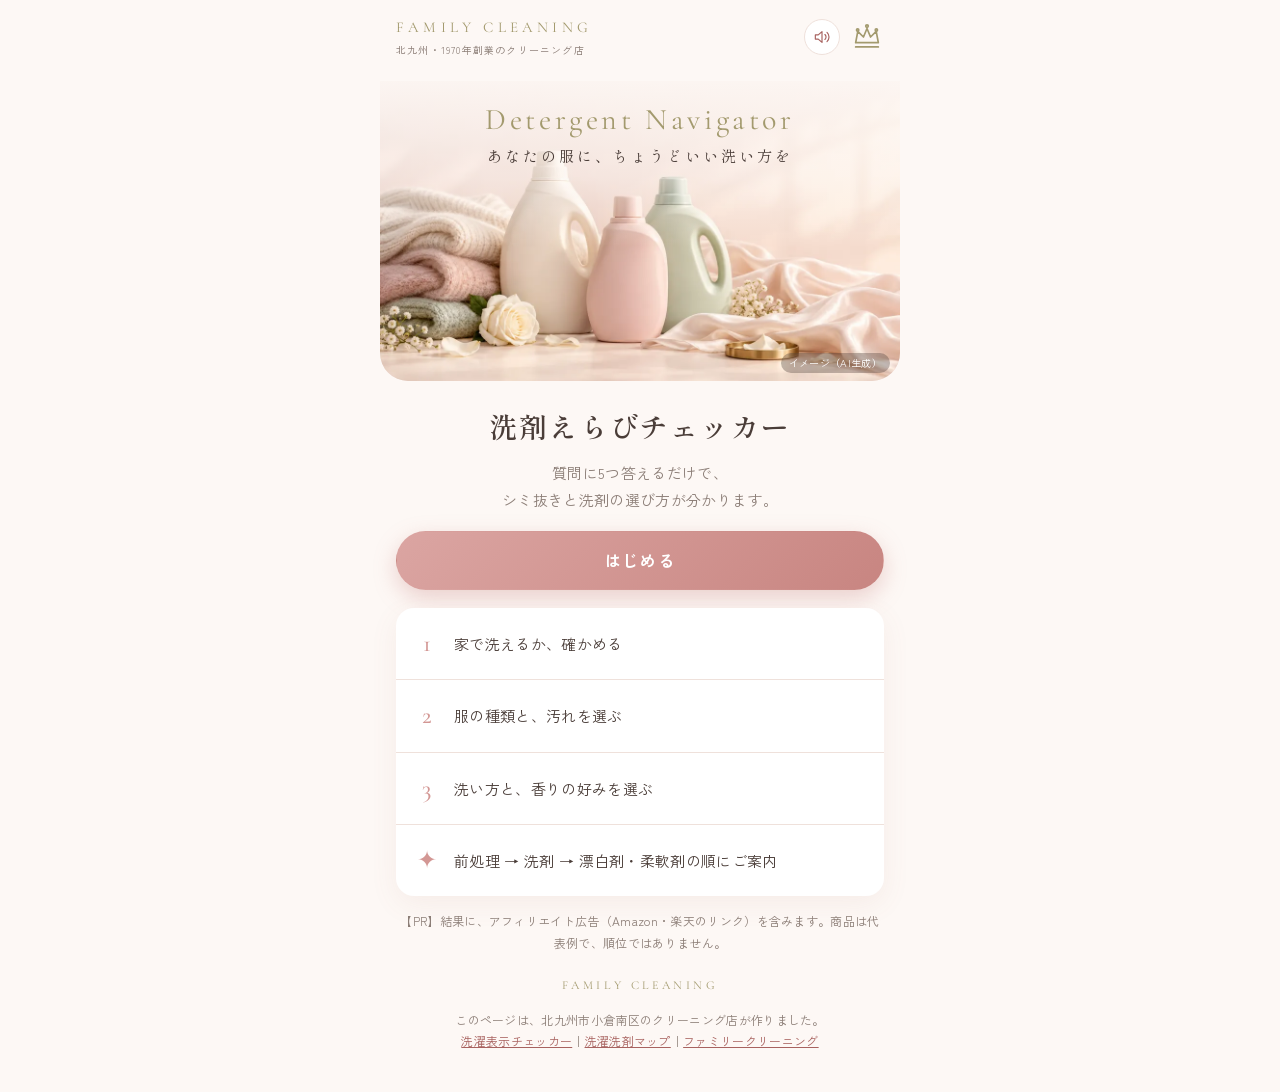
<file: senzai-checker/index.html>
<!doctype html>
<html lang="ja">
<head>
<meta charset="utf-8">
<meta name="viewport" content="width=device-width, initial-scale=1, viewport-fit=cover">
<title>洗剤えらびチェッカー｜ファミリークリーニング</title>
<meta name="description" content="服の種類と汚れ、洗い方を選ぶだけで、前処理（シミ抜き）と洗剤の選び方が分かります。北九州のファミリークリーニングが提供しています。">
<meta property="og:type" content="website">
<meta property="og:site_name" content="ファミリークリーニング（北九州）">
<meta property="og:title" content="その服、何で洗う？｜洗剤えらびチェッカー">
<meta property="og:description" content="服の種類と汚れ、洗い方を選ぶだけで、前処理と洗剤の選び方が分かります。">
<link rel="canonical" href="https://familycleaning.jp/senzai-checker/">
<meta property="og:url" content="https://familycleaning.jp/senzai-checker/">
<meta property="og:locale" content="ja_JP">
<meta property="og:image" content="https://family929.github.io/YOHO/senzai-checker/og-senzai-checker.jpg">
<meta property="og:image:width" content="1200">
<meta property="og:image:height" content="630">
<meta name="twitter:card" content="summary_large_image">
<meta name="twitter:title" content="その服、何で洗う？｜洗剤えらびチェッカー">
<meta name="twitter:description" content="服の種類と汚れ、洗い方を選ぶだけで、前処理と洗剤の選び方が分かります。">
<meta name="twitter:image" content="https://family929.github.io/YOHO/senzai-checker/og-senzai-checker.jpg">
<!--
  洗剤えらびチェッカー（HTML 1ファイルで完結）。姉妹アプリ「洗濯表示チェッカー」と同じ色・作り。
  流れ：①家で洗えるか →②服の種類 →③汚れ（複数）→④洗い方 →⑤香り・柔軟剤 → 結果（前処理→洗剤→漂白剤→柔軟剤）
  商品の中身は「洗濯洗剤マップ」（opus_まとめ.md・店主確認 2026-10-26）の範囲だけ。効果は保証しない。
  リンク：Amazon（タグ family929-22）・楽天（店主の楽天アフィリエイト hgc ID）。PR 表記あり。
-->
<link rel="preconnect" href="https://fonts.googleapis.com"><link rel="preconnect" href="https://fonts.gstatic.com" crossorigin>
<link href="https://fonts.googleapis.com/css2?family=Cormorant+Garamond:ital,wght@0,500;0,600;1,500&family=Shippori+Mincho:wght@500;600&family=Zen+Kaku+Gothic+New:wght@400;700&display=swap" rel="stylesheet">
<style>
:root {
  --bg: #fdf8f5; --blush: #f8e9e6; --blush2: #fbf1ee; --rose: #d39794; --rose-deep: #a8625f;
  --gold: #a39a6e; --gold-soft: #e9e4cf; --ink: #4a3d38; --sub: #8b7d76; --card: #ffffff; --line: #efe1db;
  --mint: #e3ede6; --mint-ink: #4f7462; --warn-bg: #fbf3e4; --warn: #8a6a2e; --danger-bg: #fbe9e7; --danger: #a8423a;
  --serif-en: "Cormorant Garamond", "Times New Roman", serif;
  --serif-ja: "Shippori Mincho", "Hiragino Mincho ProN", "Yu Mincho", serif;
  --sans: "Zen Kaku Gothic New", "Hiragino Sans", "Noto Sans JP", system-ui, sans-serif;
  color-scheme: light;
}
* { box-sizing: border-box; }
html, body { margin: 0; background: var(--bg); color: var(--ink); }
body { font-family: var(--sans); font-size: 16px; line-height: 1.8; -webkit-text-size-adjust: 100%; letter-spacing: .02em; }
.wrap { max-width: 520px; margin: 0 auto; padding: 0 16px calc(28px + env(safe-area-inset-bottom)); min-height: 100vh; min-height: 100dvh; display: flex; flex-direction: column; }
header.top { display: flex; align-items: center; justify-content: space-between; padding: 14px 0 10px; }
.logo { font-family: var(--serif-en); font-size: 15px; letter-spacing: .28em; color: var(--gold); text-transform: uppercase; margin: 0; }
.logo small { display: block; font-family: var(--sans); font-size: 10px; letter-spacing: .12em; color: var(--sub); text-transform: none; }
.crest { width: 34px; height: 34px; color: var(--gold); }
.top-r { display: flex; align-items: center; gap: 10px; }
.snd { width: 36px; height: 36px; border-radius: 50%; border: 1px solid var(--line); background: var(--card); color: var(--rose-deep); display: flex; align-items: center; justify-content: center; padding: 0; cursor: pointer; touch-action: manipulation; }
.snd svg { width: 20px; height: 20px; }
.snd[aria-pressed="false"] { color: var(--sub); }
#prog { padding: 4px 0 0; }
.progress-label { font-family: var(--serif-en); font-size: 13px; letter-spacing: .25em; color: var(--gold); margin: 0 0 8px; text-transform: uppercase; }
.dots { display: flex; gap: 6px; }
.dots i { flex: 1; height: 3px; border-radius: 3px; background: var(--line); }
.dots i.on { background: var(--rose); }
main { flex: 1 1 auto; display: flex; flex-direction: column; gap: 14px; padding-top: 12px; animation: fade .35s ease; }
@keyframes fade { from { opacity: 0; transform: translateY(6px); } to { opacity: 1; transform: none; } }
.eyebrow { font-family: var(--serif-en); color: var(--gold); letter-spacing: .3em; font-size: 14px; text-transform: uppercase; margin: 0; text-align: center; }
.q { font-family: var(--serif-ja); font-size: 22px; font-weight: 600; margin: 0; line-height: 1.6; text-align: center; }
.hint { font-size: 14px; color: var(--sub); margin: -4px 0 0; text-align: center; }
/* トップ */
.hero { position: relative; margin: 0 -16px; border-radius: 0 0 28px 28px; overflow: hidden; background: var(--blush); }
.hero img { display: block; width: 100%; height: 300px; object-fit: cover; object-position: 50% 75%; }
.hero::after { content: ""; position: absolute; inset: 0; background: linear-gradient(180deg, rgba(253,248,245,.92) 0%, rgba(253,248,245,.55) 32%, rgba(253,248,245,0) 55%); }
.hero .ttl { position: absolute; z-index: 1; top: 22px; left: 0; right: 0; text-align: center; padding: 0 16px; }
.hero .en { font-family: var(--serif-en); color: var(--gold); font-size: 30px; letter-spacing: .12em; margin: 0; line-height: 1.1; }
.hero .ja { font-family: var(--serif-ja); font-size: 15px; letter-spacing: .2em; margin: 6px 0 0; color: var(--ink); }
.hero .ai { position: absolute; z-index: 1; right: 10px; bottom: 8px; font-size: 10px; color: #fff; background: rgba(74,61,56,.35); border-radius: 10px; padding: 1px 8px; }
.intro { text-align: center; padding: 6px 4px 0; }
.intro h1 { font-family: var(--serif-ja); font-size: 28px; font-weight: 600; margin: 0; letter-spacing: .08em; }
.intro p { margin: 8px 0 0; color: var(--sub); font-size: 15px; }
.flow { list-style: none; margin: 4px 0 0; padding: 0; display: grid; gap: 0; background: var(--card); border-radius: 18px; box-shadow: 0 8px 28px rgba(168,98,95,.08); }
.flow li { display: flex; align-items: center; gap: 14px; padding: 14px 18px; border-top: 1px solid var(--line); font-size: 15px; }
.flow li:first-child { border-top: 0; }
.flow b { font-family: var(--serif-en); font-size: 24px; font-weight: 500; color: var(--rose); width: 26px; text-align: center; }
.pr { font-size: 12px; color: var(--sub); text-align: center; margin: 0; }
/* 選択肢 */
.opts { display: grid; grid-template-columns: 1fr 1fr; gap: 10px; }
.opt {
  position: relative; display: flex; flex-direction: column; align-items: center; text-align: center; gap: 6px;
  background: var(--card); color: var(--ink); border: 1.5px solid transparent; border-radius: 18px;
  padding: 16px 10px 14px; font: inherit; cursor: pointer; touch-action: manipulation; -webkit-tap-highlight-color: transparent;
  box-shadow: 0 6px 20px rgba(168,98,95,.07); transition: transform .12s, border-color .15s, background .15s;
}
.opt:active { transform: scale(.98); }
.opt .ico { width: 54px; height: 54px; border-radius: 50%; background: var(--blush2); color: var(--rose-deep); display: flex; align-items: center; justify-content: center; }
.opt .ico svg { width: 30px; height: 30px; }
.opt .t { font-weight: 700; font-size: 15px; line-height: 1.45; }
.opt .s { font-size: 12px; color: var(--sub); line-height: 1.5; }
.opt[aria-pressed="true"] { border-color: var(--rose); background: var(--blush2); }
.lead-own { margin: 2px 0 10px; padding: 12px 14px; border-radius: 14px; background: linear-gradient(135deg, #fbf3ef, #f6efe0); border: 1px solid var(--gold-soft); font-size: 14px; line-height: 1.75; }
.lead-own b { color: var(--rose-deep); }
.opt.off { opacity: .5; cursor: not-allowed; box-shadow: none; background: #f6efec; }
.opt.off .ico { background: #ece3df; color: var(--sub); }
.opt.off .s { color: var(--rose-deep); font-weight: 700; }
.opt[aria-pressed="true"] .ico { background: var(--rose); color: #fff; }
.opt[aria-pressed="true"]::after { content: "✓"; position: absolute; top: 8px; right: 10px; width: 20px; height: 20px; border-radius: 50%; background: var(--rose); color: #fff; font-size: 12px; line-height: 20px; }
.opt:focus-visible, .btn:focus-visible, a:focus-visible { outline: 2px solid var(--rose-deep); outline-offset: 3px; }
.nav { display: flex; gap: 10px; margin-top: auto; padding-top: 16px; }
.btn { flex: 1; border-radius: 999px; padding: 14px; font: inherit; font-weight: 700; letter-spacing: .1em; cursor: pointer; border: 1.5px solid var(--rose); touch-action: manipulation; text-align: center; text-decoration: none; }
.btn.primary { background: linear-gradient(135deg, #dba5a2, #c88581); color: #fff; border-color: transparent; box-shadow: 0 8px 22px rgba(200,133,129,.35); }
.btn.ghost { background: transparent; color: var(--rose-deep); flex: 0 0 32%; }
.btn[disabled] { opacity: .35; cursor: default; box-shadow: none; }
.link-card { display: flex; align-items: center; justify-content: center; gap: 8px; background: var(--gold-soft); border-radius: 999px; padding: 10px 16px; color: var(--ink); text-decoration: none; font-size: 13px; }
.link-card b { color: var(--rose-deep); }
/* 結果 */
.summary { font-size: 12px; color: var(--sub); background: var(--card); border-radius: 12px; padding: 8px 14px; margin: 0; }
.sec { background: var(--card); border-radius: 22px; padding: 18px 16px 16px; box-shadow: 0 10px 30px rgba(168,98,95,.08); }
.sec h2 { font-family: var(--serif-ja); font-size: 19px; font-weight: 600; margin: 0 0 6px; display: flex; align-items: baseline; gap: 10px; }
.sec h2 .no { font-family: var(--serif-en); font-style: italic; font-size: 28px; color: var(--rose); font-weight: 500; line-height: 1; }
.sec .why { font-size: 13px; color: var(--sub); margin: 0 0 8px; }
.item { border-top: 1px solid var(--line); padding: 14px 0 12px; }
.item:first-of-type { border-top: 0; }
.item .tags { line-height: 1; margin-bottom: 4px; }
.item .tags:empty { display: none; }
.item .nm { font-family: var(--serif-ja); font-weight: 600; font-size: 17px; line-height: 1.55; }
.item .ds { font-size: 13px; margin: 4px 0 10px; color: var(--ink); }
.tag { display: inline-block; font-family: var(--sans); font-size: 11px; font-weight: 700; border-radius: 999px; padding: 1px 10px; margin: 0 6px 4px 0; vertical-align: 2px; letter-spacing: .05em; }
.tag.own { background: var(--gold); color: #fff; }
.tag.for { background: var(--blush); color: var(--rose-deep); }
.item.own { background: linear-gradient(135deg, #fbf3ef, #f6efe0); border: 1px solid var(--gold-soft); border-radius: 18px; padding: 14px 14px 12px; margin: 6px 0; }
.item.own::before { content: "FAMILY CLEANING ORIGINAL"; display: block; font-family: var(--serif-en); font-size: 11px; letter-spacing: .28em; color: var(--gold); margin-bottom: 2px; }
.buy { display: flex; flex-wrap: wrap; gap: 8px; }
.buy a { font-size: 13px; text-decoration: none; border: 1px solid var(--rose); color: var(--rose-deep); border-radius: 999px; padding: 5px 16px; background: #fff; }
.buy a.main { background: var(--rose); color: #fff; border-color: var(--rose); }
.note { font-size: 13px; border-radius: 14px; padding: 10px 14px; margin: 8px 0 0; }
.note.warn { background: var(--warn-bg); color: var(--warn); }
.note.danger { background: var(--danger-bg); color: var(--danger); font-weight: 700; }
.note.ok { background: var(--mint); color: var(--mint-ink); }
.cta { display: block; text-align: center; text-decoration: none; background: #06c755; color: #fff; font-weight: 700; border-radius: 999px; padding: 14px; font-size: 16px; letter-spacing: .05em; box-shadow: 0 8px 20px rgba(6,199,85,.22); }
.small { font-size: 12px; color: var(--sub); margin: 0; }
footer { font-size: 12px; color: var(--sub); text-align: center; padding-top: 22px; }
footer a { color: var(--rose-deep); }
footer .en { font-family: var(--serif-en); letter-spacing: .3em; color: var(--gold); font-size: 12px; margin: 0 0 4px; }
</style>
</head>
<body>
<div class="wrap">
  <header class="top">
    <p class="logo">Family Cleaning<small>北九州・1970年創業のクリーニング店</small></p>
    <span class="top-r">
    <button type="button" class="snd" id="snd" aria-pressed="true" aria-label="効果音のオン・オフ">
      <svg viewBox="0 0 24 24" fill="none" stroke="currentColor" stroke-width="1.4" stroke-linecap="round" stroke-linejoin="round" aria-hidden="true"><path d="M4 9.5h3.5L12 5.5v13l-4.5-4H4z"/><g class="on"><path d="M15.5 9a4 4 0 0 1 0 6"/><path d="M18 6.5a7.5 7.5 0 0 1 0 11"/></g><g class="off"><path d="M16 9.5l5 5M21 9.5l-5 5"/></g></svg>
    </button>
    <svg class="crest" viewBox="0 0 24 24" fill="none" stroke="currentColor" stroke-width="1.2" stroke-linecap="round" stroke-linejoin="round" aria-hidden="true"><path d="M4 16l1.5-8 4 4L12 6l2.5 6 4-4L20 16z"/><path d="M4 19h16"/><circle cx="12" cy="4.3" r=".9"/><circle cx="5.4" cy="7" r=".8"/><circle cx="18.6" cy="7" r=".8"/></svg>
    </span>
  </header>
  <div id="prog" hidden>
    <p class="progress-label" id="prog-label"></p>
    <div class="dots" id="prog-dots"></div>
  </div>
  <main id="app" aria-live="polite"></main>
  <footer>
    <p class="en">FAMILY CLEANING</p>
    <p>このページは、北九州市小倉南区のクリーニング店が作りました。<br>
    <a href="https://familycleaning.jp/sentaku-checker/">洗濯表示チェッカー</a>｜<a href="https://familycleaning.jp/laundry-detergent-map/">洗濯洗剤マップ</a>｜<a href="https://familycleaning.jp/">ファミリークリーニング</a></p>
  </footer>
</div>

<script>
(() => {
  // ===== リンク（Amazon・楽天）=====
  const TAG = "family929-22";
  const HGC = "11e0ea1c.e2aba706.11e0ea1d.9c54eef5";
  const amz = (q) => /^[A-Z0-9]{10}$/.test(q) ? `https://www.amazon.co.jp/dp/${q}/ref=nosim?tag=${TAG}` : `https://www.amazon.co.jp/s?k=${encodeURIComponent(q)}&tag=${TAG}`;
  const rak = (q) => `https://hb.afl.rakuten.co.jp/hgc/${HGC}/?pc=${encodeURIComponent("https://search.rakuten.co.jp/search/mall/" + encodeURIComponent(q).replace(/%20/g, "+") + "/")}&link_type=text`;
  const LINE = "https://page.line.me/801ktflm";

  // ===== 商品（「洗濯洗剤マップ」で確かめた範囲）=====
  const P = {
    torori: { nm: "とろ～り", own: true, ds: "油性シミ専用の家庭用シミ抜き剤。皮脂汚れ、油の絡んだ食べこぼし、口紅・ファンデーション、油性ボールペンに。シミに塗り込み、軽く揉んで5分ほど置いてから、いつもの洗濯へ。", url: "https://familycleaning.jp/torori/" },
    // 店主の説明（2026-10-26）：柔軟剤・抗菌剤・移染防止剤・防縮剤入りのワンショット洗剤。ウール・シルクにも他のデリケート用洗剤と同様に使える
    koredake: { nm: "これだけ洗剤", own: true, ds: "中性・無香料。柔軟剤・抗菌剤・移染（色移り）防止剤・防縮剤が入った、これ1本のワンショット洗剤。柔軟剤を足さずにふんわり。普段着から、ウール・シルクなどのデリケートな服（手洗い）まで。ジェラートピケのような、ふわふわのルームウェアを洗うお客様からもご好評をいただいています。", url: "https://familycleaning.jp/koredake/" },
    nanox: { nm: "NANOX エリそで用（ライオン）", ds: "えり・袖の皮脂汚れ向け。スポンジヘッド付きの液体（弱アルカリ性）。", q: "NANOX エリそで用" },
    utamaro: { nm: "ウタマロ石けん（東邦）", ds: "部分洗い用の固形石けん（弱アルカリ性）。蛍光増白剤入りなので、色柄物・生成り・淡い色は表示を確認。", amz: "B00JQ1ZCLG", q: "ウタマロ石けん" },
    awaspray: { nm: "アタック泡スプレー 除菌プラス（花王）", ds: "泡で吹きかける部分用洗剤（中性）。", q: "アタック泡スプレー 除菌プラス" },
    rescue: { nm: "トップ シミとりレスキュー（ライオン）", ds: "液体シミ取り剤と吸収シートのセット（中性）。外出先の食べこぼしにも。", q: "トップ シミとりレスキュー" },
    widehaiter: { nm: "ワイドハイター EXパワー（花王）", ds: "酸素系漂白剤・液体（酸性）。色柄物にも使える商品。", q: "ワイドハイター EXパワー 本体" },
    oxi: { nm: "オキシクリーン（グラフィコ）", ds: "酸素系漂白剤・粉末（弱アルカリ性）。つけ置き向け。", amz: "B08T6WTVBG", q: "オキシクリーン" },
    shabonox: { nm: "シャボン玉 酸素系漂白剤（シャボン玉石けん）", ds: "酸素系漂白剤・粉末（弱アルカリ性・成分は過炭酸ナトリウム）。つけ置き向け。", amz: "B07HFMH2F3", q: "シャボン玉 酸素系漂白剤" },
    attackzero: { nm: "アタックZERO（花王）", ds: "濃縮液体洗剤（中性）。色柄物にも使いやすい。", q: "アタックZERO 洗濯洗剤" },
    reset: { nm: "アタック 高浸透リセットパワー（花王）", ds: "粉末洗剤（弱アルカリ性）。普段着の皮脂汚れや白物に。淡い色・中性指定の服は表示を確認。", q: "アタック 高浸透リセットパワー" },
    gelball: { nm: "アリエール ジェルボール プロ（P&G）", ds: "1回分ずつのジェルボール（中性）。計量いらずで手軽。乾いた手で扱う。", q: "アリエール ジェルボール プロ" },
    snowl: { nm: "シャボン玉スノール 液体タイプ", ds: "液体の洗濯用せっけん。せっけんで洗いたい方に。", q: "シャボン玉スノール 液体タイプ" },
    ecostore: { nm: "ecostore デリケート＆ウールウォッシュ", ds: "おしゃれ着用（中性）。ニット・ウールなどデリケート素材に。", q: "ecostore デリケート ウールウォッシュ" },
    tomioka: { nm: "とみおかクリーニング DELICATE", ds: "おしゃれ着用（弱酸性）。クリーニング店のブランド。", q: "とみおかクリーニング DELICATE" },
    tocca: { nm: "TOCCA ランドリーデリケート", ds: "香りを楽しむデリケート素材用。液性・成分は商品の表示を確認。", q: "TOCCA ランドリーデリケート" },
    humming: { nm: "ハミング消臭実感 ホワイトソープの香り（香り控えめ）（花王）", ds: "香りは控えめがいい方に。", q: "ハミング消臭実感 ホワイトソープの香り" },
    soflan: { nm: "ソフラン プレミアム消臭（ライオン）", ds: "消臭タイプの柔軟仕上げ剤。", q: "ソフラン プレミアム消臭" },
    lenor: { nm: "レノア超消臭（P&G）", ds: "消臭タイプの柔軟仕上げ剤。", q: "レノア超消臭 フレッシュグリーン" },
    sarasa: { nm: "さらさ 柔軟剤（P&G）", ds: "着色料無添加の柔軟仕上げ剤。", q: "さらさ 柔軟剤" },
  };

  // ===== 質問 =====
  const Q = [
    { id: "wash", q: "その服、家で洗えますか？", hint: "まず、服のタグの洗濯表示を見てください。", multi: false, opts: [
      { v: "ok", ico: "tub", t: "洗える（洗濯おけのマーク）", s: "洗濯機で洗える表示" },
      { v: "hand", ico: "hand", t: "手洗いのマーク", s: "おけに手が入ったマーク" },
      { v: "no", ico: "no", t: "洗濯おけに ×", s: "家庭では洗えない表示" },
      { v: "unknown", ico: "ask", t: "わからない", s: "記号の意味を調べる" },
    ]},
    { id: "type", q: "どんな服ですか？", hint: "いちばん近いものを1つ選んでください。", multi: false, opts: [
      { v: "daily", ico: "tee", t: "普段着", s: "綿・ポリエステルのTシャツ、肌着、タオルなど" },
      { v: "white", ico: "shirt", t: "白いシャツ・白物", s: "ワイシャツ、白い肌着、白いタオル" },
      { v: "color", ico: "palette", t: "色柄もの", s: "濃い色・柄のある服、色落ちが気になる服" },
      { v: "delicate", ico: "yarn", t: "デリケートな服", s: "ウール・シルク・カシミヤ、ニット、おしゃれ着" },
    ]},
    { id: "stain", q: "汚れはありますか？", hint: "あてはまるものを全部選んでください。", multi: true, opts: [
      { v: "collar", ico: "collar", t: "えり・袖の黒ずみ", s: "皮脂の汚れ" },
      { v: "oil", ico: "plate", t: "油っぽい食べこぼし", s: "カレー・ドレッシング・焼肉のたれなど" },
      { v: "color", ico: "cup", t: "色のシミ", s: "お茶・コーヒー・ワイン・果汁など" },
      { v: "makeup", ico: "lipstick", t: "口紅・ファンデーション", s: "化粧品・油性ボールペン" },
      { v: "mud", ico: "ball", t: "泥汚れ", s: "くつ下・ユニフォームなど" },
      { v: "blood", ico: "drop", t: "血液", s: "" },
      { v: "yellow", ico: "sun", t: "全体の黄ばみ・くすみ", s: "しまっていた服、白物のくすみ" },
      { v: "none", ico: "sparkle", t: "特にない", s: "いつもの洗濯" },
    ]},
    { id: "how", q: "どう洗いますか？", hint: "", multi: false, opts: [
      { v: "together", ico: "basket", t: "ほかの服とまとめて洗濯機で", s: "家族の服をいっしょに" },
      { v: "separate", ico: "hanger", t: "分けて洗う", s: "色の濃いもの・デリケートなものは別に" },
      { v: "handwash", ico: "bucket", t: "手洗い・つけ置き", s: "おけで、やさしく" },
    ]},
    { id: "pref", q: "香りと柔軟剤の好みは？", hint: "", multi: false, opts: [
      { v: "plain", ico: "leaf", t: "香りなし・柔軟剤も足したくない", s: "無香料で、シンプルに" },
      { v: "softlight", ico: "flower", t: "柔軟剤は使いたい（香りは控えめ）", s: "" },
      { v: "softscent", ico: "bouquet", t: "香りも楽しみたい", s: "" },
      { v: "any", ico: "heart", t: "こだわらない", s: "" },
    ]},
  ];
  const ICONS = {"tub": "<path d=\"M3 9h18l-2 9.2A2 2 0 0 1 17 20H7a2 2 0 0 1-2-1.8L3 9z\"/><path d=\"M5 5.5c1.5-1 3-1 4.5 0s3 1 4.5 0 3-1 4.5 0\"/>", "hand": "<path d=\"M8 13V7a1.4 1.4 0 0 1 2.8 0v5\"/><path d=\"M10.8 11V5.4a1.4 1.4 0 0 1 2.8 0V11\"/><path d=\"M13.6 11V6.8a1.4 1.4 0 0 1 2.8 0V14a6 6 0 0 1-6 6h-.6a5 5 0 0 1-4.3-2.5L3.8 14a1.4 1.4 0 0 1 2.3-1.6L8 14.6\"/>", "no": "<path d=\"M3 9h18l-2 9.2A2 2 0 0 1 17 20H7a2 2 0 0 1-2-1.8L3 9z\"/><path d=\"M8.5 10.5l7 7M15.5 10.5l-7 7\"/>", "ask": "<circle cx=\"12\" cy=\"12\" r=\"9\"/><path d=\"M9.6 9.4a2.5 2.5 0 1 1 3.4 2.3c-.7.3-1 .8-1 1.5v.6\"/><circle cx=\"12\" cy=\"17\" r=\".6\" fill=\"currentColor\"/>", "tee": "<path d=\"M8 4 4 6.5l1.8 3.2L8 8.8V20h8V8.8l2.2.9L20 6.5 16 4c-.6 1.2-2.2 2-4 2s-3.4-.8-4-2z\"/>", "shirt": "<path d=\"M9 3l3 3 3-3 4 2-1.4 4-2.6-1V21H9V8L6.4 9 5 5z\"/><path d=\"M12 6v15\"/><circle cx=\"12\" cy=\"11\" r=\".5\" fill=\"currentColor\"/><circle cx=\"12\" cy=\"15\" r=\".5\" fill=\"currentColor\"/>", "palette": "<path d=\"M12 3a9 9 0 1 0 0 18c1.2 0 1.8-.8 1.8-1.7 0-1.2-1-1.6-1-2.6 0-1 .8-1.7 1.9-1.7H17a4 4 0 0 0 4-4C21 6.6 17 3 12 3z\"/><circle cx=\"7.6\" cy=\"11.5\" r=\"1.1\"/><circle cx=\"9.6\" cy=\"7.6\" r=\"1.1\"/><circle cx=\"14.2\" cy=\"7\" r=\"1.1\"/><circle cx=\"17.2\" cy=\"10.2\" r=\"1.1\"/>", "yarn": "<circle cx=\"12\" cy=\"12\" r=\"8\"/><path d=\"M6 7c4 1 8 5 9 12.5\"/><path d=\"M4.4 12c3.2 0 7 2 9 7.6\"/><path d=\"M9.2 4.5c4 2 7 6 8.2 10\"/>", "collar": "<path d=\"M8 4l4 4 4-4\"/><path d=\"M8 4 5 6v4.5l3-1.2\"/><path d=\"M16 4l3 2v4.5l-3-1.2\"/><path d=\"M12 8v12\"/><path d=\"M8 9.3V20h8V9.3\"/>", "plate": "<path d=\"M12 3.5c2.5 3 4 5 4 7a4 4 0 0 1-8 0c0-2 1.5-4 4-7z\"/><path d=\"M3.5 19h17\"/><path d=\"M6 19a6 3 0 0 0 12 0\"/>", "cup": "<path d=\"M5 9h11v4.5a5 5 0 0 1-5 5h-1a5 5 0 0 1-5-5z\"/><path d=\"M16 10h1.4a2.4 2.4 0 0 1 0 4.8H16\"/><path d=\"M9 3.5c-.8 1 .8 2 0 3M12.5 3.5c-.8 1 .8 2 0 3\"/><path d=\"M4 21h13\"/>", "lipstick": "<path d=\"M9 21h6v-8H9z\"/><path d=\"M9.5 13V9.5l3-5.5 2 2.5V13\"/><path d=\"M8 21h8\"/>", "ball": "<circle cx=\"12\" cy=\"12\" r=\"8.5\"/><path d=\"M12 8.2l3.2 2.3-1.2 3.7h-4l-1.2-3.7z\"/><path d=\"M12 8.2V3.6M15.2 10.5l4.2-1.3M14 14.2l2.6 3.6M10 14.2l-2.6 3.6M8.8 10.5 4.6 9.2\"/>", "drop": "<path d=\"M12 3s6 6.4 6 11a6 6 0 0 1-12 0c0-4.6 6-11 6-11z\"/><path d=\"M9.2 14.5a2.8 2.8 0 0 0 2.3 2.7\"/>", "sun": "<circle cx=\"12\" cy=\"12\" r=\"4\"/><path d=\"M12 3v2M12 19v2M3 12h2M19 12h2M5.6 5.6l1.4 1.4M17 17l1.4 1.4M5.6 18.4 7 17M17 7l1.4-1.4\"/>", "sparkle": "<path d=\"M11 3l1.7 5.1L18 10l-5.3 1.8L11 17l-1.7-5.2L4 10l5.3-1.9z\"/><path d=\"M18 15l.8 2.2L21 18l-2.2.8L18 21l-.8-2.2L15 18l2.2-.8z\"/>", "basket": "<path d=\"M3.5 10h17l-1.6 9.2a1.5 1.5 0 0 1-1.5 1.3H6.6a1.5 1.5 0 0 1-1.5-1.3z\"/><path d=\"M8 10l3-5.5M16 10l-3-5.5\"/><path d=\"M8.5 14v3M12 14v3M15.5 14v3\"/>", "hanger": "<path d=\"M10 6a2 2 0 1 1 2 2v1.5L3 16.2a1 1 0 0 0 .6 1.8h16.8a1 1 0 0 0 .6-1.8L12 9.5\"/>", "bucket": "<path d=\"M5 8h14l-1.6 11.4a1.8 1.8 0 0 1-1.8 1.6H8.4a1.8 1.8 0 0 1-1.8-1.6z\"/><path d=\"M5 8c0-2 3-3.2 7-3.2S19 6 19 8\"/><path d=\"M8.5 12.5c1.2.8 2.3.8 3.5 0s2.3-.8 3.5 0\"/>", "leaf": "<path d=\"M5 19c0-8 6-14 14-14 0 8-6 14-14 14z\"/><path d=\"M5 19l8.5-8.5\"/>", "flower": "<circle cx=\"12\" cy=\"12\" r=\"2.2\"/><circle cx=\"12\" cy=\"6.3\" r=\"2.6\"/><circle cx=\"17.4\" cy=\"10.2\" r=\"2.6\"/><circle cx=\"15.3\" cy=\"16.6\" r=\"2.6\"/><circle cx=\"8.7\" cy=\"16.6\" r=\"2.6\"/><circle cx=\"6.6\" cy=\"10.2\" r=\"2.6\"/>", "bouquet": "<circle cx=\"9\" cy=\"7.5\" r=\"2.4\"/><circle cx=\"15\" cy=\"7.5\" r=\"2.4\"/><circle cx=\"12\" cy=\"4.6\" r=\"2.4\"/><path d=\"M12 21 9.2 10M12 21l2.8-11M12 21V7\"/><path d=\"M9.8 15.5h4.4\"/>", "heart": "<path d=\"M12 20s-7-4.4-7-10a4 4 0 0 1 7-2.6A4 4 0 0 1 19 10c0 5.6-7 10-7 10z\"/>", "crest": "<path d=\"M4 16l1.5-8 4 4L12 6l2.5 6 4-4L20 16z\"/><path d=\"M4 19h16\"/><circle cx=\"12\" cy=\"4.3\" r=\".9\"/><circle cx=\"5.4\" cy=\"7\" r=\".8\"/><circle cx=\"18.6\" cy=\"7\" r=\".8\"/>"};
  const icon = (k) => `<svg viewBox="0 0 24 24" fill="none" stroke="currentColor" stroke-width="1.3" stroke-linecap="round" stroke-linejoin="round" aria-hidden="true">${ICONS[k] || ""}</svg>`;
  const STAIN_LABEL = Object.fromEntries(Q[2].opts.map(o => [o.v, o.t]));

  // ===== 効果音（音ファイルは使わず、ブラウザの中でオルゴール風の小さな音を作る。右上のボタンで消せる）=====
  const SND_KEY = "fc-senzai-sound";
  let soundOn = true;
  try { soundOn = localStorage.getItem(SND_KEY) !== "off"; } catch (e) {}
  let ac = null;
  const audio = () => {
    if (!ac) { const C = window.AudioContext || window.webkitAudioContext; if (!C) return null; ac = new C(); }
    if (ac.state === "suspended") ac.resume();
    return ac;
  };
  // 1音：やわらかいベル（基音＋少しだけ倍音、すぐ消える）。attack を長くすると、ふわっと立ち上がる
  const bell = (freq, at = 0, len = 0.5, vol = 0.07, attack = 0.012) => {
    const c = audio(); if (!c) return;
    const t = c.currentTime + at;
    [[1, vol], [2.01, vol * 0.25], [3.02, vol * 0.08]].forEach(([m, v]) => {
      const o = c.createOscillator(), g = c.createGain();
      o.type = "sine"; o.frequency.value = freq * m;
      g.gain.setValueAtTime(0.0001, t);
      g.gain.exponentialRampToValueAtTime(v, t + attack);
      g.gain.exponentialRampToValueAtTime(0.0001, t + len);
      o.connect(g).connect(c.destination); o.start(t); o.stop(t + len + 0.05);
    });
  };
  const N = { C5: 523.25, D5: 587.33, E5: 659.25, G5: 783.99, A5: 880, C6: 1046.5, D6: 1174.66, E6: 1318.51, G6: 1567.98, C7: 2093 };
  const SOUNDS = {
    // 開いた瞬間：ふわっと広がる和音（ド・ミ・ソ・ド）をゆっくり重ねる
    open: () => { [N.C5, N.E5, N.G5, N.C6].forEach((f, k) => bell(f, k * 0.14, 1.8, 0.035, 0.12)); bell(N.E6, 0.62, 1.6, 0.02, 0.2); },
    start:() => { bell(N.G5, 0, .5); bell(N.C6, .09, .6); },
    select: () => { bell(N.E6, 0, .35, .06); bell(N.G6, .06, .45, .05); },
    tap: () => bell(N.A5, 0, .3, .05),
    untap: () => bell(N.E5, 0, .25, .04),
    next: () => { bell(N.C6, 0, .3, .05); bell(N.E6, .07, .4, .05); },
    back: () => { bell(N.E6, 0, .25, .04); bell(N.C6, .07, .35, .04); },
    result: () => { [N.C6, N.E6, N.G6, N.C7].forEach((f, k) => bell(f, k * .09, .9, .055)); bell(N.G6, .45, 1.2, .03); },
    notice: () => { bell(N.D5, 0, .5, .05); bell(N.A5, .12, .7, .04); },
  };
  const play = (name) => { if (!soundOn) return; try { SOUNDS[name] && SOUNDS[name](); } catch (e) {} };
  const sndBtn = document.getElementById("snd");
  const paintSnd = () => { sndBtn.setAttribute("aria-pressed", String(soundOn)); sndBtn.title = soundOn ? "効果音：オン" : "効果音：オフ"; sndBtn.querySelector(".off").style.display = soundOn ? "none" : ""; sndBtn.querySelector(".on").style.display = soundOn ? "" : "none"; };
  sndBtn.onclick = () => { soundOn = !soundOn; try { localStorage.setItem(SND_KEY, soundOn ? "on" : "off"); } catch (e) {} paintSnd(); if (soundOn) play("select"); };
  paintSnd();

  // 開いた瞬間の音。ブラウザが「まだ触れていない画面」の音を止めたときは、最初に触れたときに鳴らす
  // （最初に押したのがボタンなら、そのボタンの音を優先して、開いた音は鳴らさない）
  let opened = false;
  const tryOpen = () => {
    if (opened || !soundOn) return;
    const c = audio(); if (!c) return;
    if (c.state === "running") { opened = true; play("open"); }
  };
  try { tryOpen(); } catch (e) {}
  setTimeout(() => { try { tryOpen(); } catch (e) {} }, 300);
  const firstTouch = (e) => {
    document.removeEventListener("pointerdown", firstTouch, true);
    document.removeEventListener("keydown", firstTouch, true);
    if (opened) return;
    opened = true;
    if (e.target && e.target.closest && e.target.closest("button, a")) return;
    play("open");
  };
  document.addEventListener("pointerdown", firstTouch, true);
  document.addEventListener("keydown", firstTouch, true);

  const app = document.getElementById("app");
  const state = { step: -1, a: {} };
  const esc = (s) => String(s).replace(/[&<>"]/g, (c) => ({ "&": "&amp;", "<": "&lt;", ">": "&gt;", '"': "&quot;" }[c]));

  function progress() {
    const box = document.getElementById("prog");
    if (state.step < 0 || state.step >= Q.length) { box.hidden = true; return; }
    box.hidden = false;
    document.getElementById("prog-label").textContent = `Question ${String(state.step + 1).padStart(2, "0")} / ${String(Q.length).padStart(2, "0")}`;
    document.getElementById("prog-dots").innerHTML = Q.map((_, k) => `<i class="${k <= state.step ? "on" : ""}"></i>`).join("");
  }

  function start() {
    state.step = -1; state.a = {};
    progress();
    app.innerHTML = `
      <div class="hero">
        <img src="[data-uri]" alt="淡いピンクの背景に、洗剤のボトルとニット、シルク、白いバラ">
        <div class="ttl"><p class="en">Detergent Navigator</p><p class="ja">あなたの服に、ちょうどいい洗い方を</p></div>
        <span class="ai">イメージ（AI生成）</span>
      </div>
      <div class="intro">
        <h1>洗剤えらびチェッカー</h1>
        <p>質問に5つ答えるだけで、<br>シミ抜きと洗剤の選び方が分かります。</p>
      </div>
      <div class="nav" style="margin-top:0;padding-top:4px"><button class="btn primary" id="go">はじめる</button></div>
      <ol class="flow">
        <li><b>1</b>家で洗えるか、確かめる</li>
        <li><b>2</b>服の種類と、汚れを選ぶ</li>
        <li><b>3</b>洗い方と、香りの好みを選ぶ</li>
        <li><b>✦</b>前処理 → 洗剤 → 漂白剤・柔軟剤の順にご案内</li>
      </ol>
      <p class="pr">【PR】結果に、アフィリエイト広告（Amazon・楽天のリンク）を含みます。商品は代表例で、順位ではありません。</p>`;
    document.getElementById("go").onclick = () => { play("start"); ask(0); };
  }

  function ask(i) {
    state.step = i;
    progress();
    const q = Q[i];
    // 色柄もの・デリケートな服（と手洗い表示の服）は、ほかの服とのまとめ洗いを選べないようにする（店主の指定 2026-10-26）
    let blockWhy = "";
    if (q.id === "how") {
      if (state.a.type === "color") blockWhy = "色柄ものは、ほかの服に色が移ったり、移されたりするおそれがあるため、ほかの服とまとめて洗うのはおすすめしません。分けて洗うか、手洗い・つけ置きにしましょう。";
      else if (state.a.type === "delicate") blockWhy = "デリケートな服は、型くずれ・縮み・毛羽立ちを防ぐため、ほかの服とまとめて洗うのはおすすめしません。分けて洗うか、手洗い・つけ置きにしましょう。";
      else if (state.a.wash === "hand") blockWhy = "手洗いの表示がある服は、ほかの服とまとめて洗濯機で洗うのはおすすめしません。分けて洗うか、手洗い・つけ置きにしましょう。";
      if (blockWhy && state.a.how === "together") state.a.how = null;
    }
    const cur = state.a[q.id] || (q.multi ? [] : null);
    app.innerHTML = `
      <p class="eyebrow">${["Care Label", "Clothes", "Stains", "How to Wash", "Finish"][i]}</p>
      <p class="q">${esc(q.q)}</p>
      ${q.hint ? `<p class="hint">${esc(q.hint)}</p>` : ""}
      ${q.id === "wash" ? `<a class="link-card" href="https://familycleaning.jp/sentaku-checker/" target="_blank" rel="noopener">記号が分からないときは <b>洗濯表示チェッカー</b> →</a>` : ""}
      ${blockWhy ? `<p class="note warn">${esc(blockWhy)}</p>` : ""}
      <div class="opts">${q.opts.map(o => {
        const on = q.multi ? cur.includes(o.v) : cur === o.v;
        if (blockWhy && o.v === "together") {
          return `<button class="opt off" data-v="${o.v}" disabled aria-disabled="true"><span class="ico">${icon(o.ico)}</span><span class="t">${esc(o.t)}</span><span class="s">おすすめしません</span></button>`;
        }
        return `<button class="opt" data-v="${o.v}" aria-pressed="${on}"><span class="ico">${icon(o.ico)}</span><span class="t">${esc(o.t)}</span>${o.s ? `<span class="s">${esc(o.s)}</span>` : ""}</button>`;
      }).join("")}</div>
      <div class="nav">
        <button class="btn ghost" id="back">もどる</button>
        ${q.multi ? `<button class="btn primary" id="next" ${cur.length ? "" : "disabled"}>つぎへ</button>` : ""}
      </div>`;
    app.querySelectorAll(".opt:not(.off)").forEach(b => b.onclick = () => pick(q, b.dataset.v));
    document.getElementById("back").onclick = () => { play("back"); i === 0 ? start() : ask(i - 1); };
    if (q.multi) document.getElementById("next").onclick = () => { if (i + 1 < Q.length) play("next"); next(i); };
    window.scrollTo(0, 0);
  }

  function pick(q, v) {
    if (q.multi) {
      let cur = state.a[q.id] || [];
      if (v === "none") cur = cur.includes("none") ? [] : ["none"];
      else { cur = cur.filter(x => x !== "none"); cur = cur.includes(v) ? cur.filter(x => x !== v) : [...cur, v]; }
      play(cur.includes(v) ? "tap" : "untap");
      state.a[q.id] = cur;
      ask(state.step);
      return;
    }
    state.a[q.id] = v;
    if (q.id === "wash" && v === "unknown") { window.open("https://familycleaning.jp/sentaku-checker/", "_blank", "noopener"); state.a.wash = null; ask(0); return; }
    // 選んだカードが光って音が鳴るのを少し見せてから、次へ進む
    play("select");
    app.querySelectorAll(".opt").forEach(b => b.setAttribute("aria-pressed", String(b.dataset.v === v)));
    const step = state.step;
    setTimeout(() => {
      if (state.step !== step) return;
      if (q.id === "wash" && v === "no") { result(); return; }
      next(step);
    }, 260);
  }

  function next(i) { i + 1 < Q.length ? ask(i + 1) : result(); }

  // ===== 結果を組み立てる =====
  function card(key, forWhat) {
    const p = P[key];
    const links = p.own
      ? `<a class="main" href="${p.url}" target="_blank" rel="noopener">くわしく見る・買う</a>`
      : `<a class="main" href="${amz(p.amz || p.q)}" target="_blank" rel="sponsored nofollow noopener">Amazon</a><a href="${rak(p.q)}" target="_blank" rel="sponsored nofollow noopener">楽天</a>`;
    return `<div class="item${p.own ? " own" : ""}">
      <div class="tags">${p.own ? '<span class="tag own">当店オリジナル</span>' : ""}${forWhat ? `<span class="tag for">${esc(forWhat)}</span>` : ""}</div>
      <div class="nm">${esc(p.nm)}</div>
      <p class="ds">${esc(p.ds)}</p><div class="buy">${links}</div></div>`;
  }

  function result() {
    state.step = Q.length;
    progress();
    const a = state.a;
    play(a.wash === "no" ? "notice" : "result");
    if (a.wash === "no") {
      app.innerHTML = `
        <p class="eyebrow">Please Ask a Professional</p>
        <p class="q">この服は、家では洗わないでください</p>
        <div class="sec"><p>洗濯おけに × の表示は「家庭での洗濯はできない」という意味です。洗剤を変えても、家で洗えるようにはなりません。縮み・色落ち・型くずれのおそれがあります。</p>
        <p class="note warn">シミや汚れが気になるときも、こすったり洗ったりせず、そのままクリーニング店へご相談ください。</p></div>
        <a class="cta" href="${LINE}" target="_blank" rel="noopener">LINEで写真相談（無料）</a>
        <div class="nav"><button class="btn ghost" id="again">最初から</button><a class="btn primary" href="https://familycleaning.jp/sentaku-checker/">洗濯表示チェッカー</a></div>`;
      document.getElementById("again").onclick = start;
      window.scrollTo(0, 0);
      return;
    }
    const delicate = a.type === "delicate" || a.wash === "hand" || a.how === "handwash";
    const stains = (a.stain || []).filter(s => s !== "none");
    const html = [];
    let no = 0;

    // ① 前処理
    if (stains.length) {
      const items = [];
      const add = (k, why) => { if (!items.some(x => x[0] === k)) items.push([k, why]); };
      let extra = "";
      // 皮脂・油・化粧品の汚れには、当店の「とろ～り」をいちばんに紹介する（店主の指定 2026-10-26）
      const oily = stains.some(s => ["collar", "oil", "makeup"].includes(s));
      if (delicate) {
        if (oily) add("torori", "油・皮脂・化粧品");
        extra = `<p class="note warn">デリケートな服のシミは、自分でこすると毛羽立ちや色落ちにつながることがあります。とろ～りを使うときも、こすらず、目立たない所で試してから。大切な服は、無理をせずご相談ください。</p>`;
      } else {
        for (const s of stains) {
          if (s === "collar") { add("torori", "皮脂"); add("nanox", "えり・袖"); if (a.type === "white") add("utamaro", "白物のえり・袖"); }
          if (s === "oil" || s === "makeup") { add("torori", s === "oil" ? "油の食べこぼし" : "化粧品"); add("awaspray", "部分洗い"); }
          if (s === "color") { add("rescue", "色のシミ"); }
          if (s === "mud") { add("utamaro", "泥"); }
          if (s === "blood") { add("awaspray", "血液"); }
        }
      }
      const tips = [];
      if (stains.includes("blood")) tips.push("血液は、お湯ではなく水で。熱で落ちにくくなることがあります。");
      if (stains.includes("color") && !delicate) tips.push("色のシミが残るときは、下の「漂白剤」へ。使う前に、服の三角マーク（漂白の表示）を確認してください。");
      if (!delicate) tips.push("強くこすりすぎず、量と置く時間は商品の表示どおりに。色柄物は目立たない所で試してから。");
      // とろ～りは、いつもいちばん上に
      items.sort((x, y) => (y[0] === "torori") - (x[0] === "torori"));
      const toroLead = oily ? `<p class="lead-own">えり・袖の皮脂、油っぽい食べこぼし、口紅・ファンデーションには、クリーニング店で今も使っている油性シミ専用の<b>「とろ～り」</b>がおすすめです。塗って5分置いて、そのままいつもの洗濯へ。</p>` : "";
      if (items.length || extra || tips.length) {
        no++;
        html.push(`<div class="sec"><h2><span class="no">${String(no).padStart(2, "0")}</span>前処理（洗う前のシミ抜き）</h2>
          <p class="why">選んだ汚れ：${stains.map(s => esc(STAIN_LABEL[s])).join("・")}</p>
          ${toroLead}
          ${items.map(([k, w]) => card(k, w)).join("")}
          ${tips.map(t => `<p class="note ok">${esc(t)}</p>`).join("")}${extra}
          ${delicate ? `<a class="cta" style="font-size:15px;padding:10px;margin-top:10px" href="${LINE}" target="_blank" rel="noopener">シミの写真をLINEで相談</a>` : ""}</div>`);
      }
    }

    // ② 洗剤
    const det = [];
    let detWhy = "";
    if (delicate) {
      detWhy = "デリケートな服は、おしゃれ着用の洗剤で、分けて・やさしく。服と洗剤の両方に「その素材に使える」表示があるか確認を。";
      // 店主の指定（2026-10-26）：デリケートでも一番上に「これだけ洗剤」（ウール・シルクにも使える）
      det.push(["koredake", "デリケートにも"], ["ecostore", "ウール・ニット"], ["tomioka", "おしゃれ着"], ["tocca", "香りを楽しむ"]);
    } else {
      if (a.pref === "plain" || a.pref === "any") det.push(["koredake", a.how === "together" ? "まとめ洗い・色移り防止" : "無香料・柔軟剤いらず"]);
      if (a.type === "white") { detWhy = "白物や汚れの多い普段着は、弱アルカリ性の洗剤が向く処方が多いです。"; det.push(["reset", "白物・皮脂"]); }
      if (a.type === "color") { detWhy = "色柄ものは、色への負担に配慮した中性の洗剤が選びやすいです。まとめて洗うなら色移りにも注意。"; det.push(["attackzero", "色柄もの"]); }
      if (a.type === "daily") { detWhy = "普段着は、水量と洗濯物の量に合う「適量」が基本です。"; det.push(["attackzero", "普段着"], ["gelball", "手軽に"]); }
      if (a.pref === "softlight" || a.pref === "softscent") det.unshift(["koredake", "柔軟剤を足さない選択肢も"]);
      det.push(["snowl", "せっけん派の方に"]);
    }
    const seen = new Set();
    const detU = det.filter(([k]) => (seen.has(k) ? false : seen.add(k)));
    no++;
    html.push(`<div class="sec"><h2><span class="no">${String(no).padStart(2, "0")}</span>洗剤</h2><p class="why">${esc(detWhy || "服に合う洗剤を選びましょう。")}</p>
      ${detU.map(([k, w]) => card(k, w)).join("")}
      ${delicate ? `<p class="note warn">ウール・シルクなどは、洗濯表示で家庭洗濯（手洗い）ができるものを、手洗いでやさしく洗ってください。素材の性質や編み方・仕立てによっては、わずかに縮むものもあります。これは洗剤ではなく、衣類そのものの性質によるものです。</p>` : ""}
      ${a.how === "together" && a.type === "color" ? `<p class="note warn">色の濃い新しい服は、色落ちすることがあります。最初の数回は分けて洗うと安心です。</p>` : ""}
      <p class="note ok">洗剤は多く入れても、よく落ちるとは限りません。表示の量を守りましょう。</p></div>`);

    // ③ 漂白剤（必要なときだけ）
    const needBleach = !delicate && (stains.includes("yellow") || (stains.includes("color") && a.type !== "delicate"));
    if (needBleach) {
      no++;
      const bl = [];
      if (stains.includes("yellow")) bl.push(["oxi", "黄ばみのつけ置き"], ["shabonox", "黄ばみのつけ置き"]);
      if (stains.includes("color")) bl.push(["widehaiter", "色柄にも"]);
      html.push(`<div class="sec"><h2><span class="no">${String(no).padStart(2, "0")}</span>漂白剤（必要なときだけ）</h2>
        <p class="why">洗剤を助ける役です。使う前に、服の洗濯表示の三角マークを確認してください（△＝塩素系・酸素系どちらも可／斜線入りの△＝酸素系のみ／×付きの△＝漂白不可）。</p>
        ${bl.map(([k, w]) => card(k, w)).join("")}
        <p class="note warn">酸素系の粉末は、毛・絹や金属のボタン・ファスナーが付いた服に使えないことがあります。表示を確認してください。</p>
        <p class="note danger">混ぜるな危険：塩素系漂白剤と、酸性タイプの製品・酢・クエン酸は絶対に混ぜない。漂白剤どうしも混ぜない。</p></div>`);
    } else if (delicate && stains.includes("yellow")) {
      no++;
      html.push(`<div class="sec"><h2><span class="no">${String(no).padStart(2, "0")}</span>黄ばみについて</h2><p>デリケートな服の黄ばみは、家庭の漂白剤では素材を傷めることがあります。クリーニング店の染み抜き・黄ばみ取りをご相談ください。</p></div>`);
    }

    // ④ 柔軟仕上げ剤
    no++;
    if (a.pref === "softlight" || a.pref === "softscent") {
      const sf = a.pref === "softlight" ? [["humming", "香り控えめ"], ["sarasa", "着色料無添加"]] : [["lenor", "香り・消臭"], ["soflan", "消臭"], ["humming", "香り控えめ"]];
      html.push(`<div class="sec"><h2><span class="no">${String(no).padStart(2, "0")}</span>柔軟仕上げ剤（お好みで）</h2>
        <p class="why">手ざわり・静電気・香りを整える仕上げ役です。洗う力はありません。専用の投入口に、表示の量を。</p>
        ${sf.map(([k, w]) => card(k, w)).join("")}
        <p class="note warn">多いほどふんわり、ではありません。タオルの吸水が落ちることもあります。</p></div>`);
    } else {
      html.push(`<div class="sec"><h2><span class="no">${String(no).padStart(2, "0")}</span>柔軟仕上げ剤</h2>
        <p>今回は「足さない」でOK。柔軟仕上げ剤は好みで使う仕上げ役で、毎回必要なものではありません。${delicate ? "" : "ふんわり感がほしいときは、柔軟剤を足さずに仕上げる設計の「これだけ洗剤」という選び方もあります。"}</p></div>`);
    }

    const sum = [
      Q[0].opts.find(o => o.v === a.wash)?.t, Q[1].opts.find(o => o.v === a.type)?.t,
      stains.length ? stains.map(s => STAIN_LABEL[s]).join("・") : "汚れなし",
      Q[3].opts.find(o => o.v === a.how)?.t, Q[4].opts.find(o => o.v === a.pref)?.t,
    ].filter(Boolean).join("／");

    app.innerHTML = `
      <p class="eyebrow">Your Laundry Routine</p>
      <p class="q">あなたの服に合う、洗い方の流れ</p>
      <p class="summary">選んだこと：${esc(sum)}</p>
      <p class="pr">【PR】Amazon・楽天のリンクはアフィリエイト広告です。商品は代表例で、順位ではありません。</p>
      ${html.join("")}
      <p class="small">仕上がりは、素材・汚れの状態・水温・洗濯機・使う量で変わります。服の洗濯表示と、商品の表示を優先してください。</p>
      <a class="cta" href="${LINE}" target="_blank" rel="noopener">大切な服は、LINEで写真相談（無料）</a>
      <a class="link-card" href="https://familycleaning.jp/laundry-detergent-map/">洗剤の種類と違いをくわしく → 洗濯洗剤マップ</a>
      <div class="nav"><button class="btn ghost" id="back">もどる</button><button class="btn primary" id="again">別の服で試す</button></div>`;
    document.getElementById("again").onclick = start;
    document.getElementById("back").onclick = () => ask(Q.length - 1);
    window.scrollTo(0, 0);
  }

  start();
})();
</script>
</body>
</html>
</file>
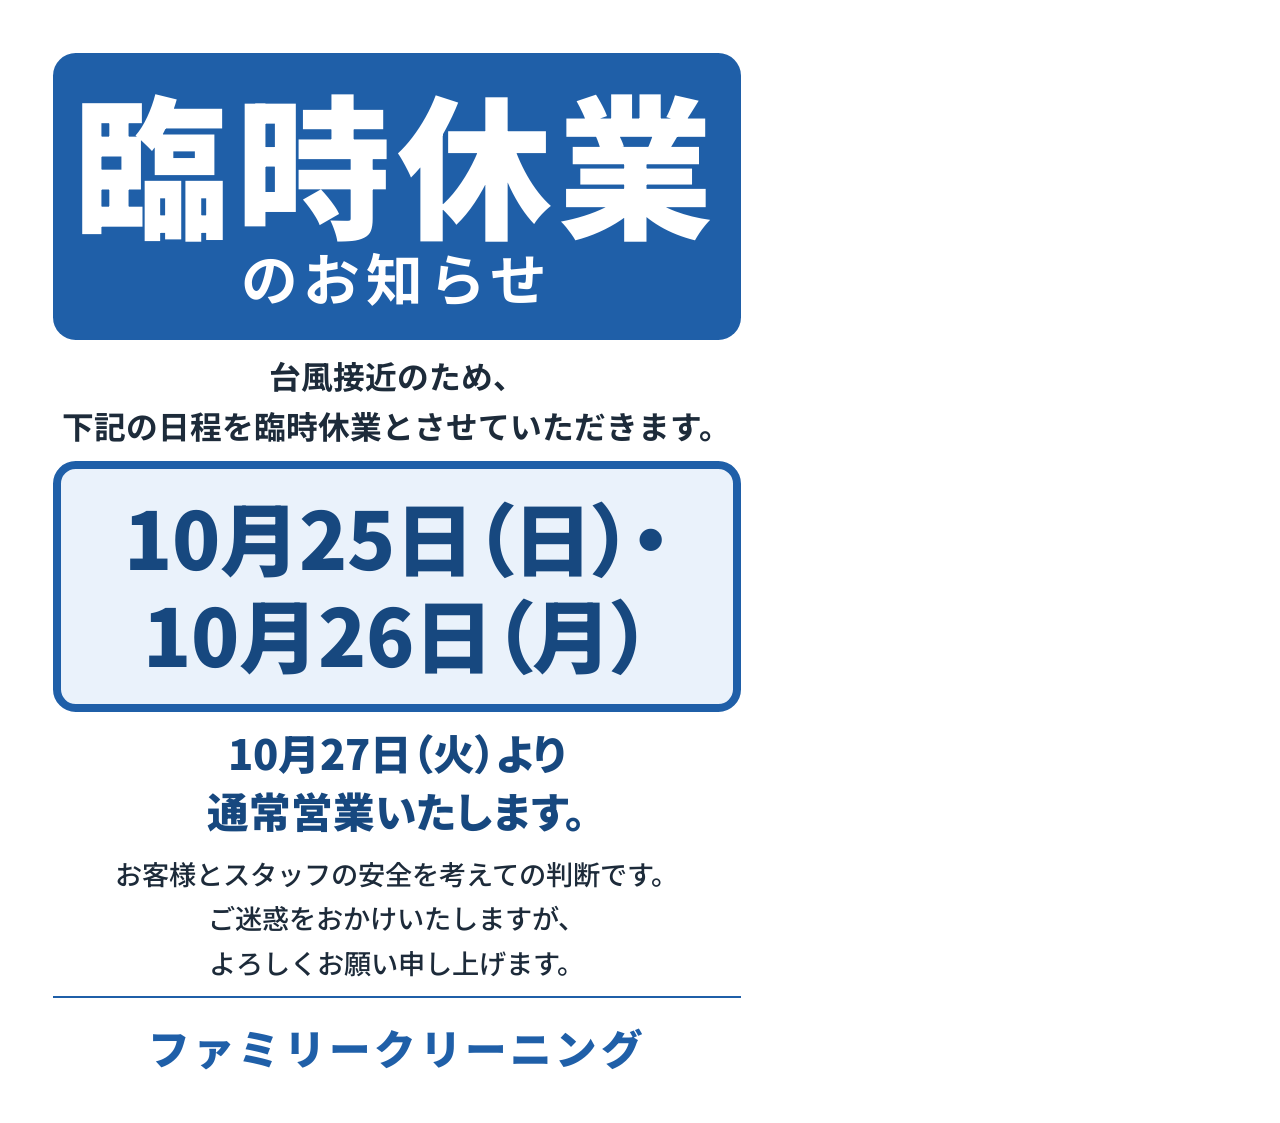
<file: notices/2026-10-typhoon/src/poster.html>
<!doctype html>
<html lang="ja">
<head>
<meta charset="utf-8">
<title>臨時休業のお知らせ（店頭貼り紙 A4）</title>
<link rel="preconnect" href="https://fonts.googleapis.com">
<link rel="preconnect" href="https://fonts.gstatic.com" crossorigin>
<link href="https://fonts.googleapis.com/css2?family=Noto+Sans+JP:wght@500;700;900&display=block" rel="stylesheet">
<style>
  @page { size: A4; margin: 0; }
  :root {
    --blue: #1f5fa8;
    --blue-deep: #17487f;
    --blue-pale: #eaf2fb;
    --ink: #1d2b3a;
  }
  * { box-sizing: border-box; margin: 0; padding: 0; }
  html, body { width: 210mm; height: 297mm; background: #fff; }
  body {
    font-family: "Noto Sans JP", sans-serif;
    color: var(--ink);
    -webkit-print-color-adjust: exact;
    print-color-adjust: exact;
  }
  .page {
    width: 210mm;
    height: 297mm;
    padding: 14mm 14mm 12mm;
    display: flex;
    flex-direction: column;
    justify-content: space-between;
    align-items: center;
    text-align: center;
    overflow: hidden;
  }
  .head {
    width: 100%;
    background: var(--blue);
    color: #fff;
    border-radius: 6mm;
    padding: 7mm 0 8mm;
  }
  .head .big {
    display: block;
    font-size: 41mm;
    font-weight: 900;
    line-height: 1.05;
    letter-spacing: 0.04em;
  }
  .head .sub {
    display: block;
    font-size: 15mm;
    font-weight: 700;
    line-height: 1.2;
    letter-spacing: 0.1em;
  }
  .lead {
    font-size: 8.4mm;
    font-weight: 700;
    line-height: 1.55;
  }
  .dates {
    width: 100%;
    border: 2.2mm solid var(--blue);
    border-radius: 6mm;
    padding: 5mm 0 6mm;
    background: var(--blue-pale);
  }
  .dates .d {
    display: block;
    font-size: 21mm;
    font-weight: 900;
    line-height: 1.22;
    color: var(--blue-deep);
    font-feature-settings: "palt";
    white-space: nowrap;
  }
  .reopen {
    font-size: 11mm;
    font-weight: 900;
    line-height: 1.4;
    color: var(--blue-deep);
    font-feature-settings: "palt";
  }
  .msg {
    font-size: 7.2mm;
    font-weight: 500;
    line-height: 1.65;
  }
  .shop {
    width: 100%;
    border-top: 0.6mm solid var(--blue);
    padding-top: 5mm;
    font-size: 11mm;
    font-weight: 900;
    letter-spacing: 0.08em;
    color: var(--blue);
  }
</style>
</head>
<body>
<main class="page">
  <h1 class="head"><span class="big">臨時休業</span><span class="sub">のお知らせ</span></h1>
  <p class="lead">台風接近のため、<br>下記の日程を臨時休業とさせていただきます。</p>
  <p class="dates"><span class="d">10月25日（日）・</span><span class="d">10月26日（月）</span></p>
  <p class="reopen">10月27日（火）より<br>通常営業いたします。</p>
  <p class="msg">お客様とスタッフの安全を考えての判断です。<br>ご迷惑をおかけいたしますが、<br>よろしくお願い申し上げます。</p>
  <p class="shop">ファミリークリーニング</p>
</main>
</body>
</html>
</file>
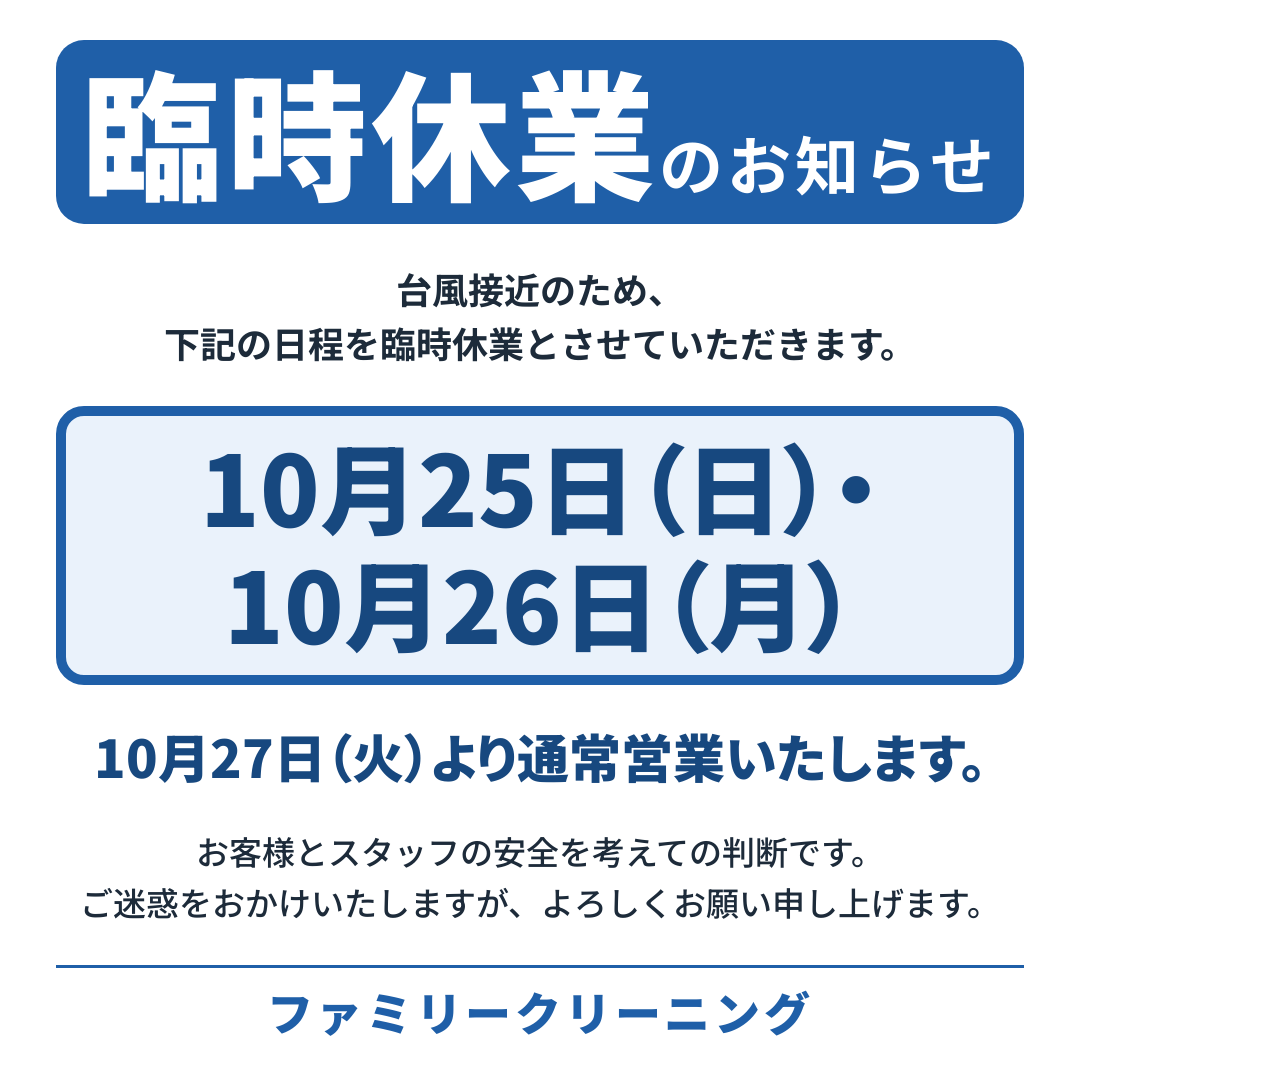
<file: notices/2026-10-typhoon/src/sns.html>
<!doctype html>
<html lang="ja">
<head>
<meta charset="utf-8">
<title>臨時休業のお知らせ（SNS・LINE 1080×1080）</title>
<link rel="preconnect" href="https://fonts.googleapis.com">
<link rel="preconnect" href="https://fonts.gstatic.com" crossorigin>
<link href="https://fonts.googleapis.com/css2?family=Noto+Sans+JP:wght@500;700;900&display=block" rel="stylesheet">
<style>
  :root {
    --blue: #1f5fa8;
    --blue-deep: #17487f;
    --blue-pale: #eaf2fb;
    --ink: #1d2b3a;
  }
  * { box-sizing: border-box; margin: 0; padding: 0; }
  html, body { width: 1080px; height: 1080px; background: #fff; }
  body { font-family: "Noto Sans JP", sans-serif; color: var(--ink); }
  .page {
    width: 1080px;
    height: 1080px;
    padding: 40px 56px 36px;
    display: flex;
    flex-direction: column;
    justify-content: space-between;
    align-items: center;
    text-align: center;
    overflow: hidden;
  }
  .head {
    width: 100%;
    background: var(--blue);
    color: #fff;
    border-radius: 28px;
    padding: 12px 0 16px;
    white-space: nowrap;
  }
  .head .big { font-size: 140px; font-weight: 900; line-height: 1.1; letter-spacing: 0.03em; }
  .head .sub { font-size: 64px; font-weight: 700; letter-spacing: 0.06em; }
  .lead { font-size: 36px; font-weight: 700; line-height: 1.5; }
  .dates {
    width: 100%;
    border: 10px solid var(--blue);
    border-radius: 28px;
    padding: 10px 0 14px;
    background: var(--blue-pale);
  }
  .dates .d {
    display: block;
    font-size: 98px;
    font-weight: 900;
    line-height: 1.2;
    color: var(--blue-deep);
    font-feature-settings: "palt";
    white-space: nowrap;
  }
  .reopen { font-size: 52px; font-weight: 900; line-height: 1.3; color: var(--blue-deep); white-space: nowrap; font-feature-settings: "palt"; }
  .msg { font-size: 33px; font-weight: 500; line-height: 1.55; }
  .shop {
    width: 100%;
    border-top: 3px solid var(--blue);
    padding-top: 10px;
    font-size: 46px;
    font-weight: 900;
    letter-spacing: 0.08em;
    color: var(--blue);
  }
</style>
</head>
<body>
<main class="page">
  <h1 class="head"><span class="big">臨時休業</span><span class="sub">のお知らせ</span></h1>
  <p class="lead">台風接近のため、<br>下記の日程を臨時休業とさせていただきます。</p>
  <p class="dates"><span class="d">10月25日（日）・</span><span class="d">10月26日（月）</span></p>
  <p class="reopen">10月27日（火）より通常営業いたします。</p>
  <p class="msg">お客様とスタッフの安全を考えての判断です。<br>ご迷惑をおかけいたしますが、よろしくお願い申し上げます。</p>
  <p class="shop">ファミリークリーニング</p>
</main>
</body>
</html>
</file>
